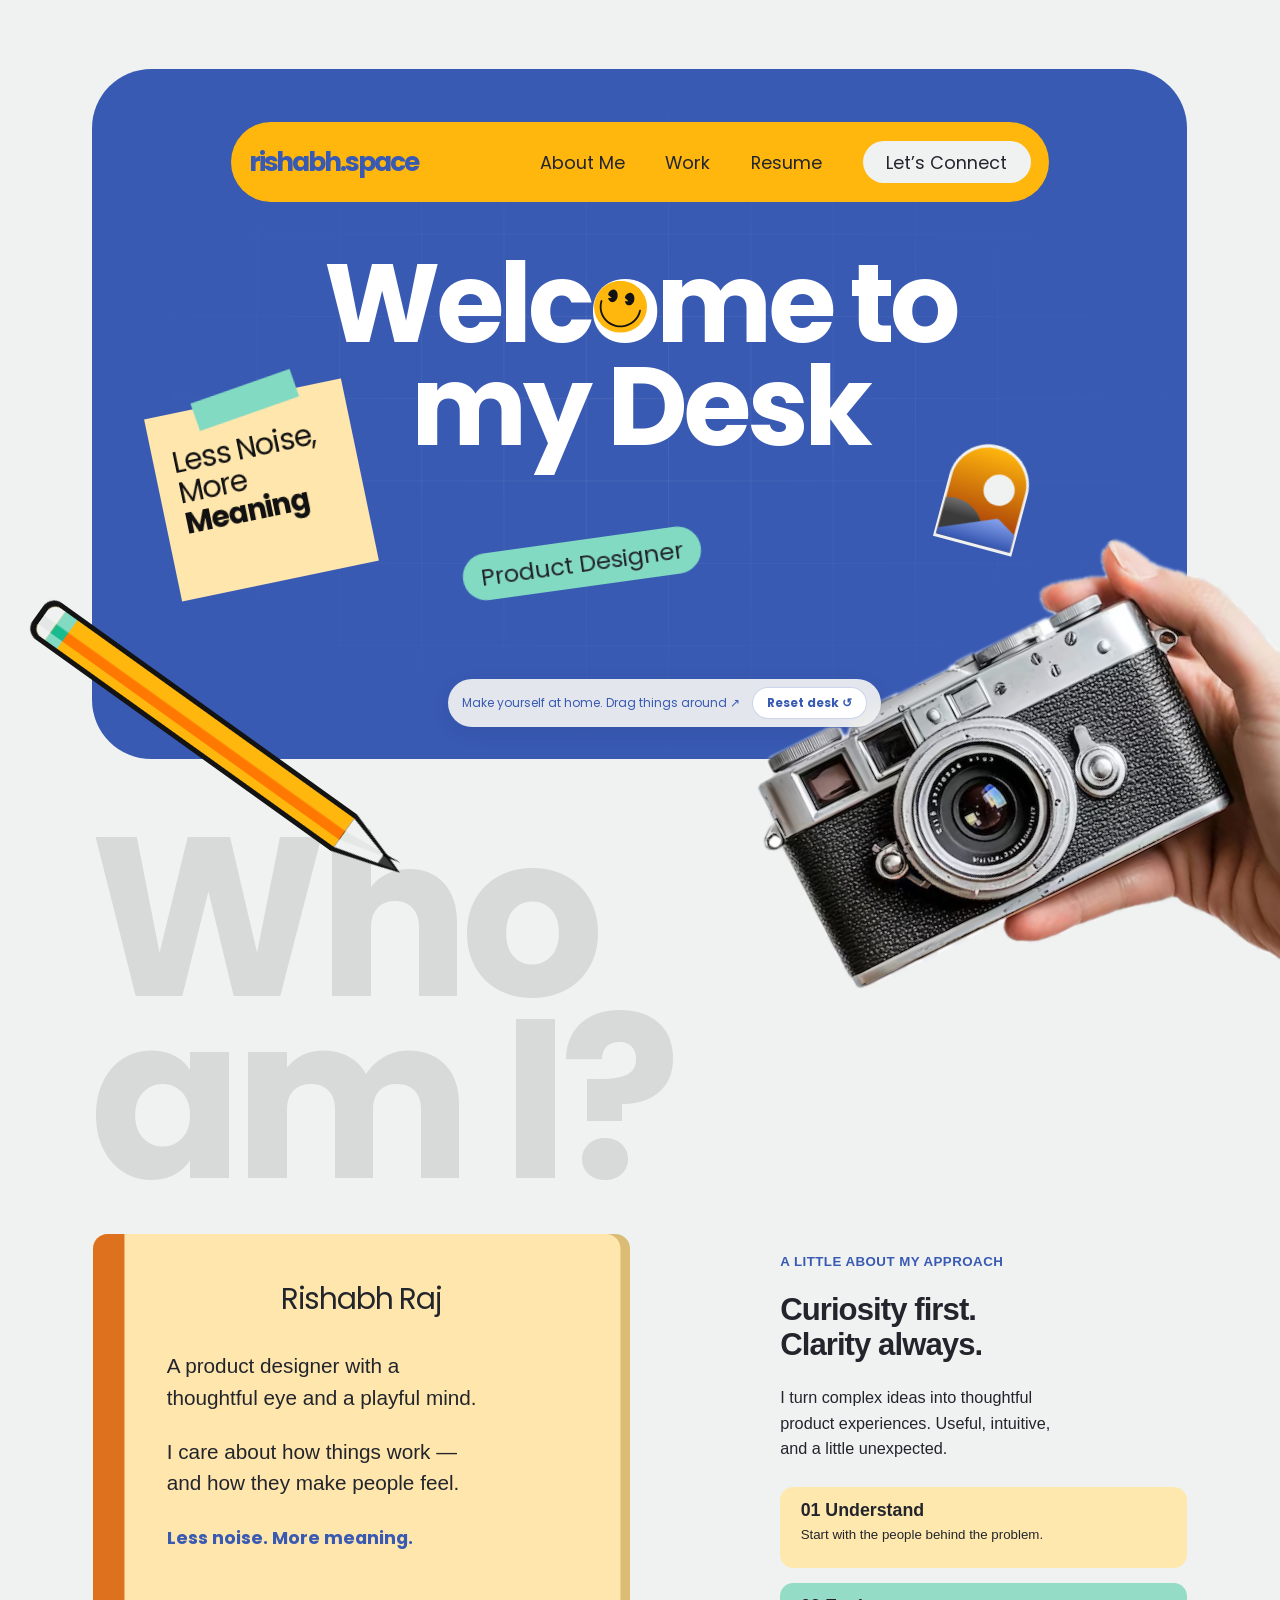
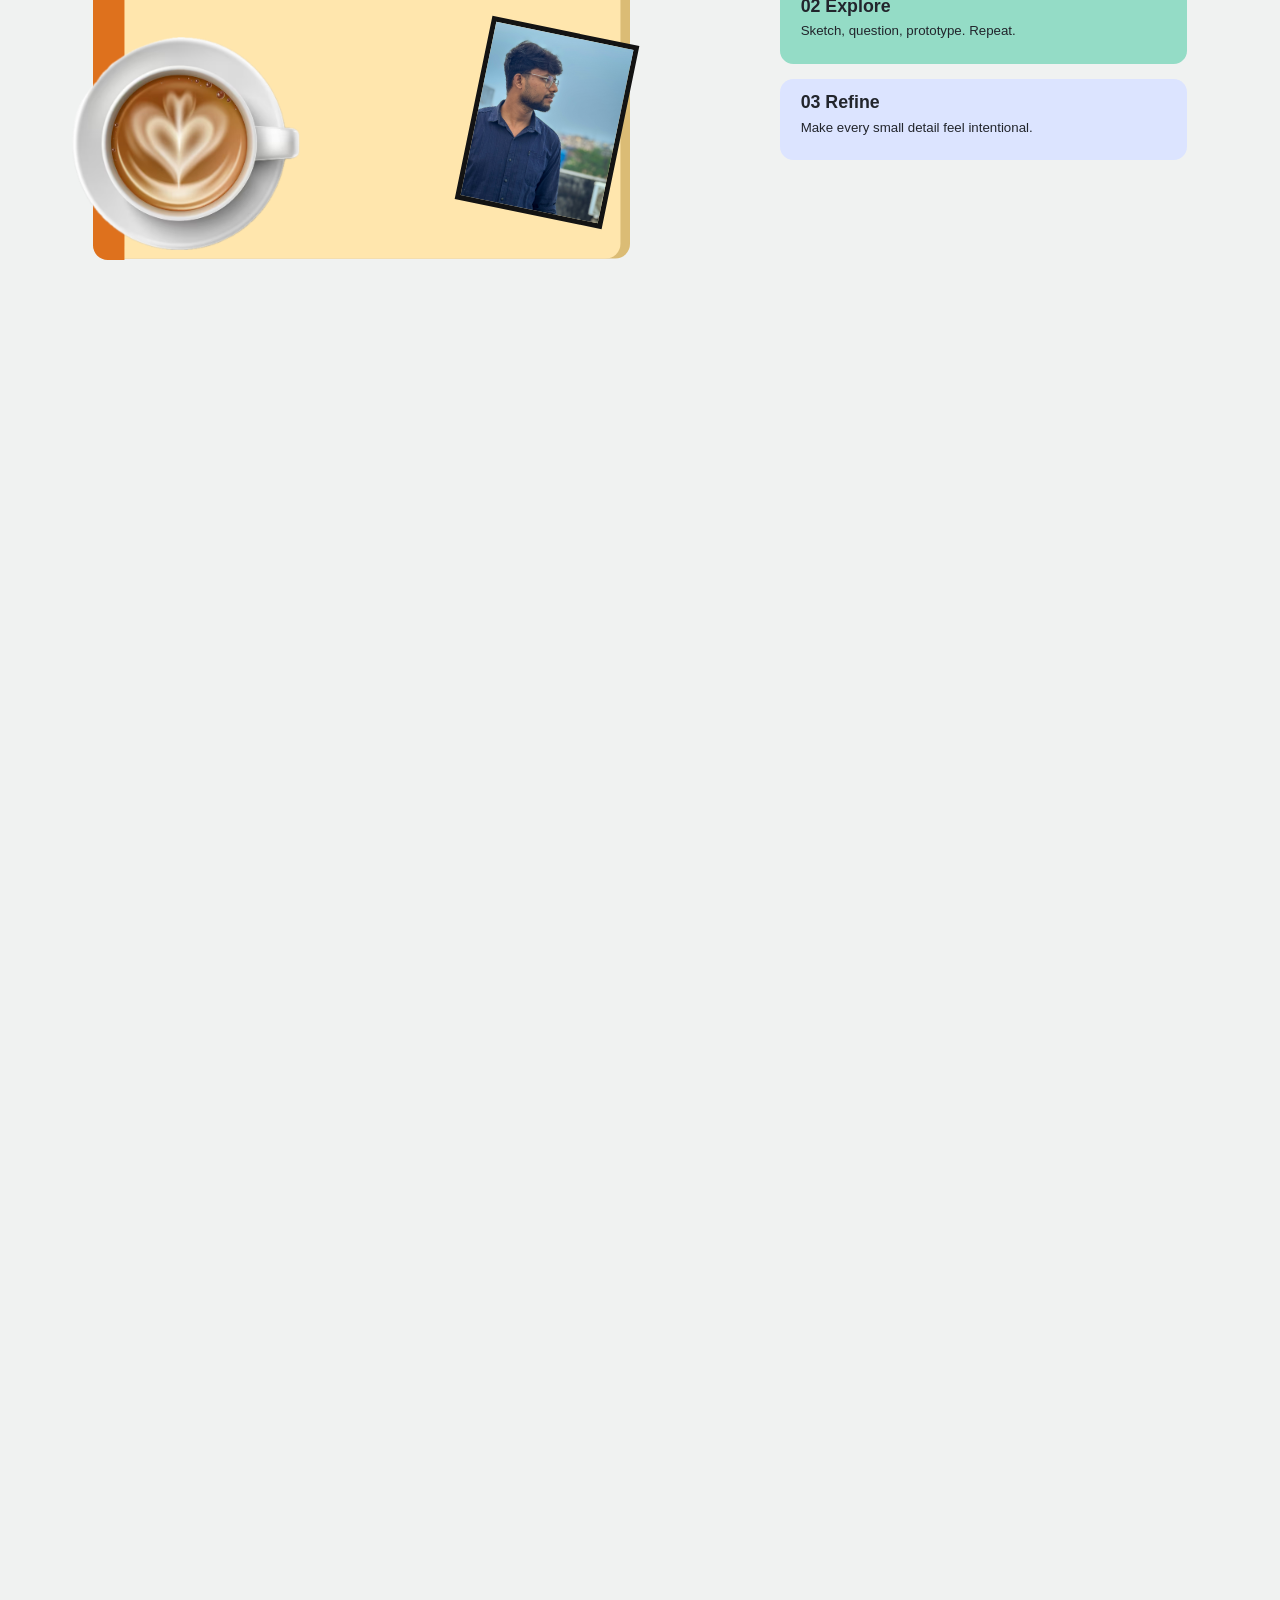
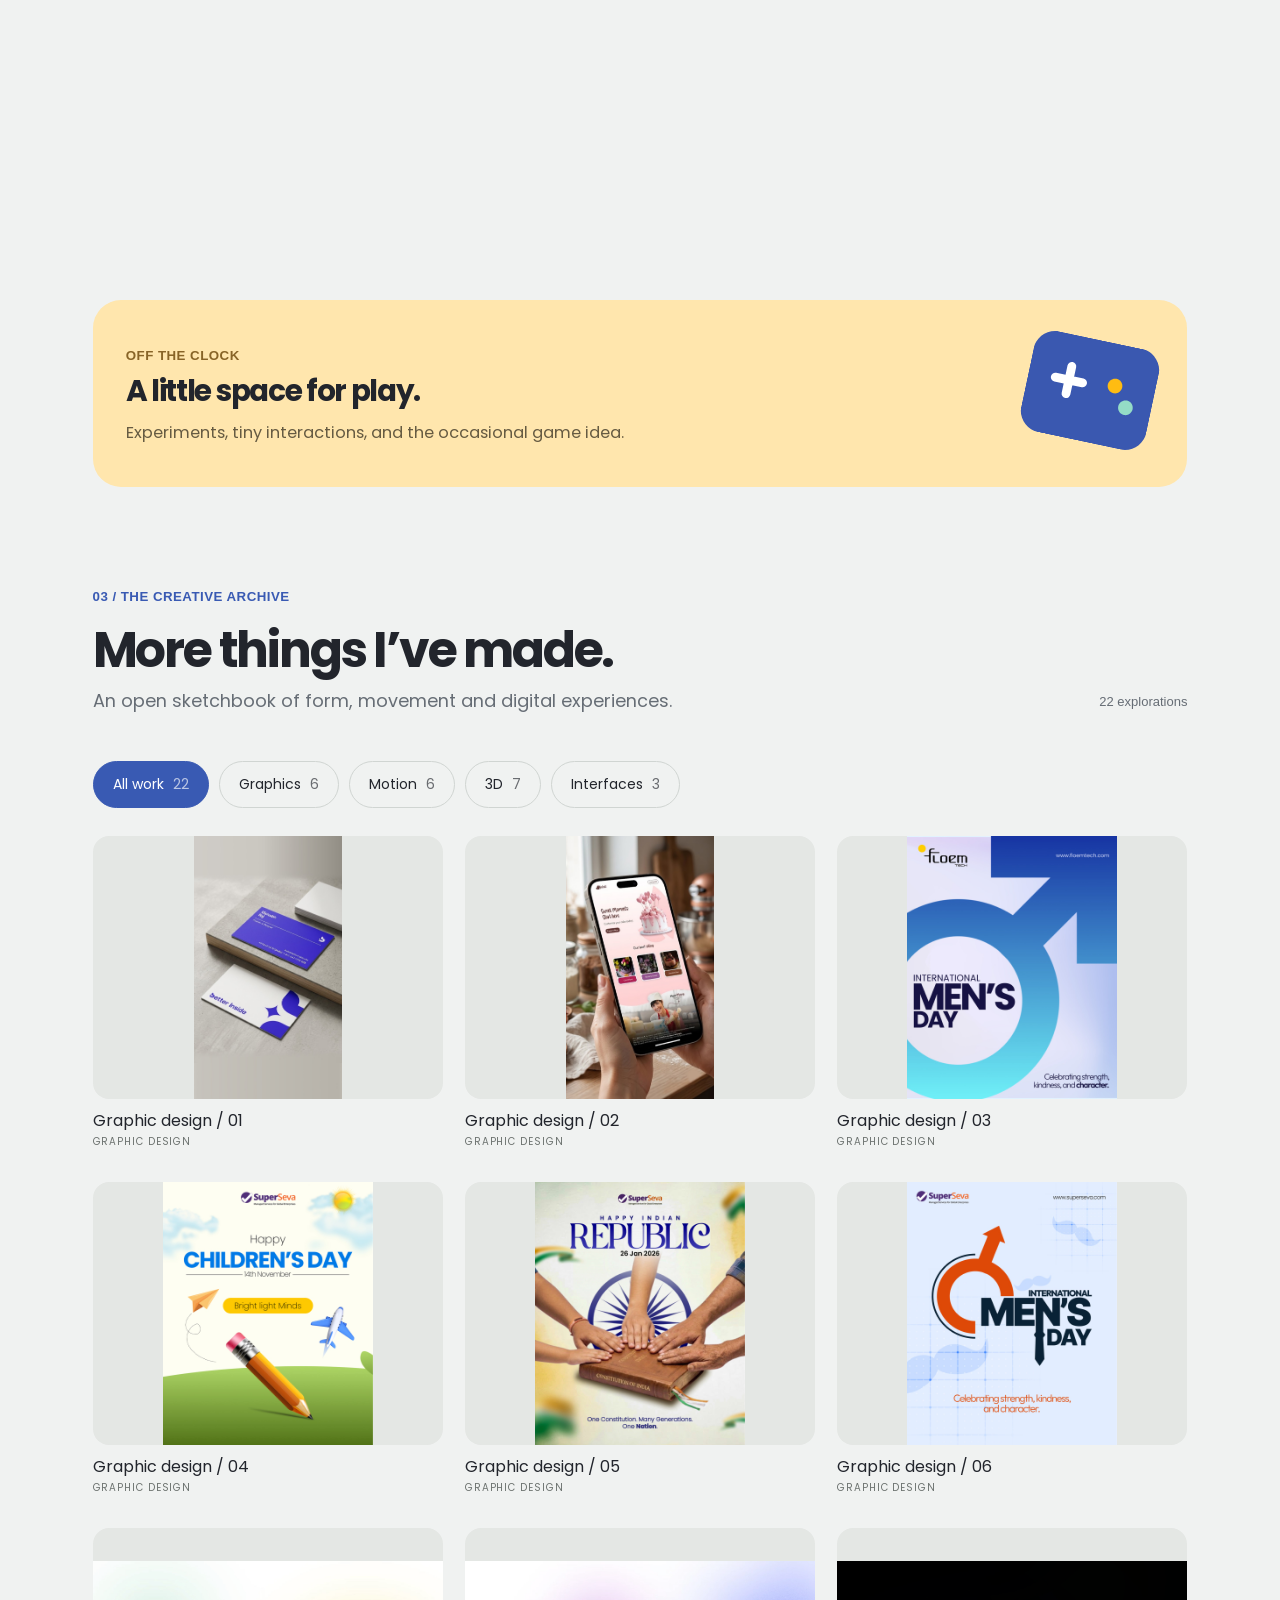
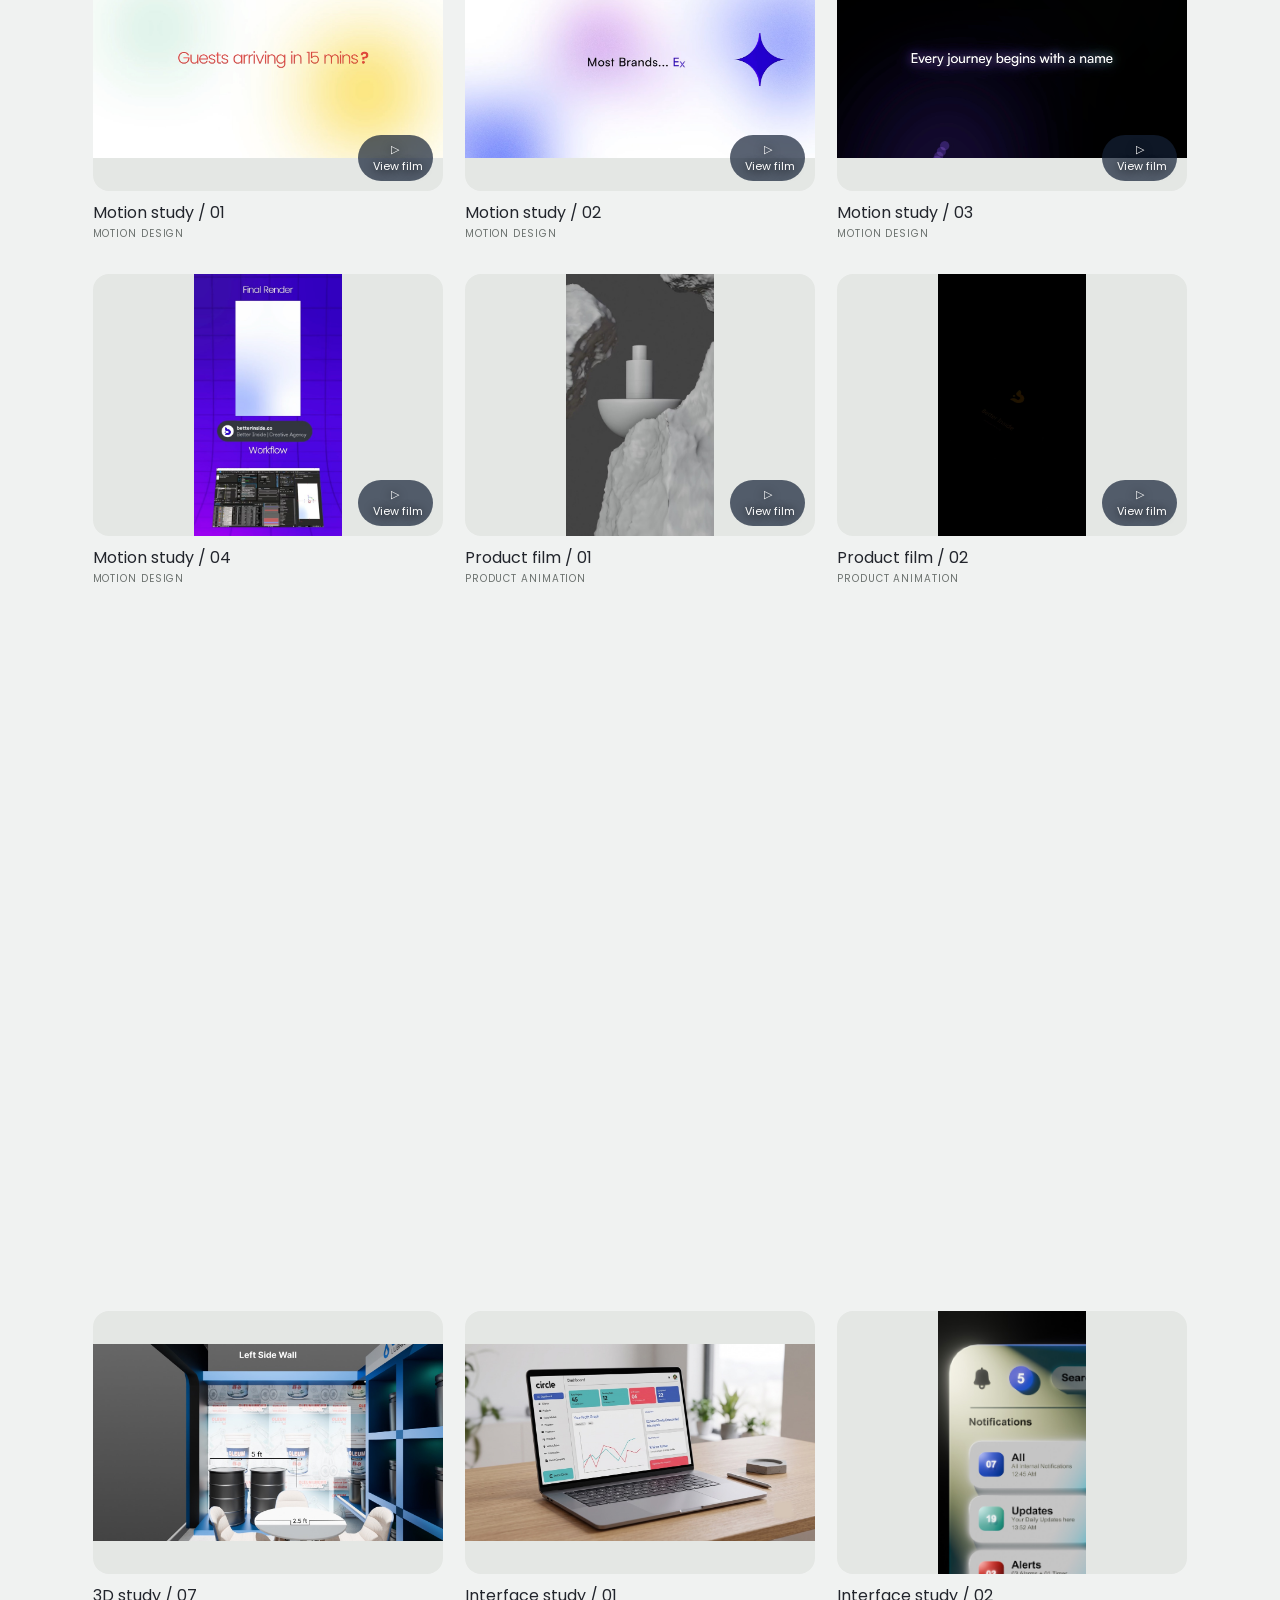
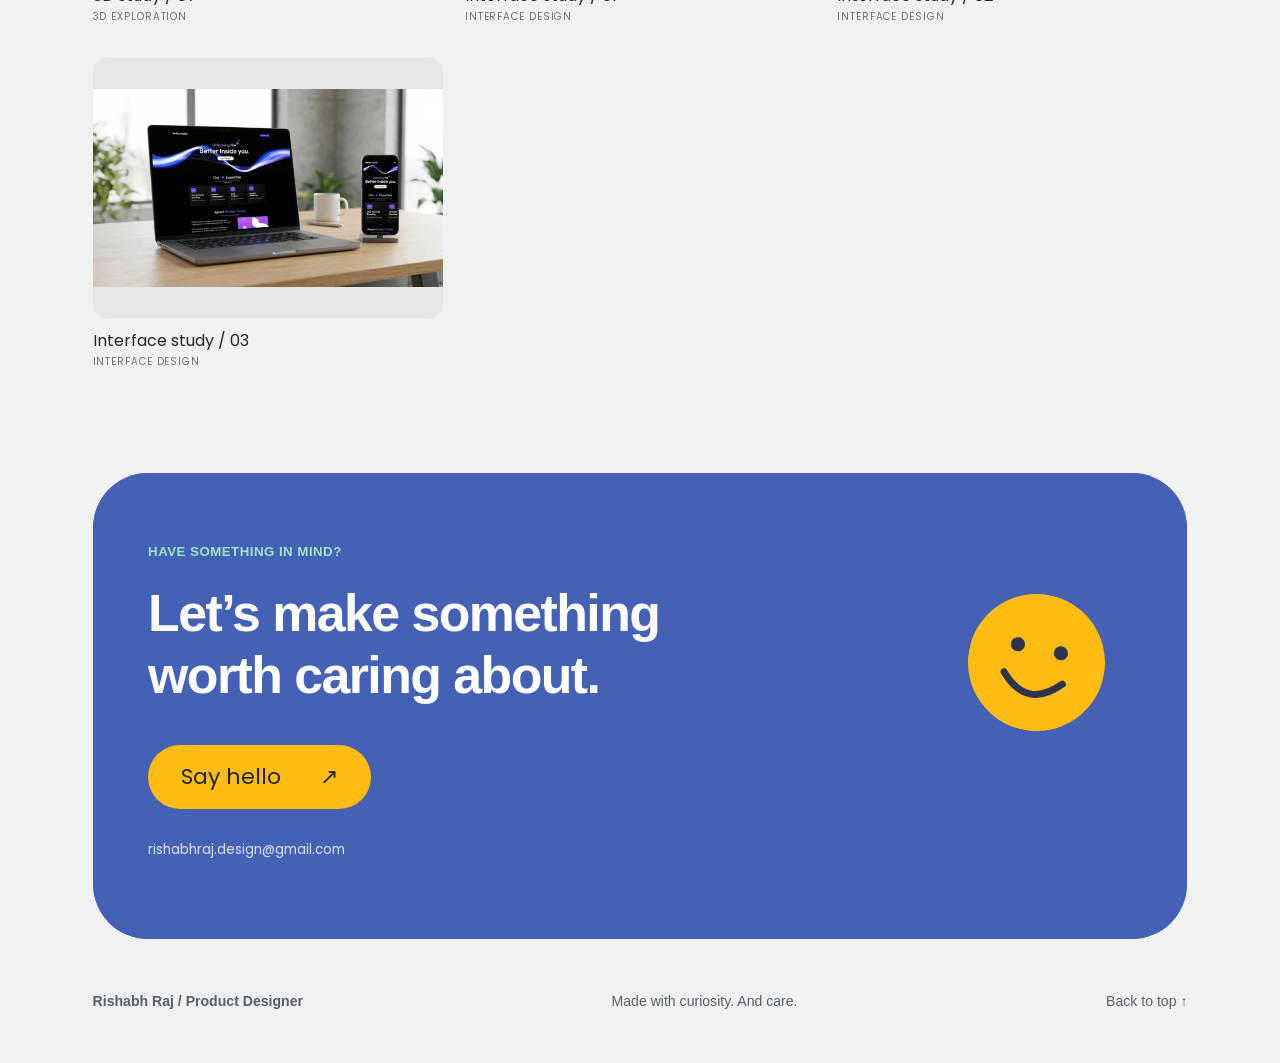
<file: index.html>
<!doctype html>
<html lang="en">

<head>
    <meta charset="utf-8">
    <meta name="viewport" content="width=device-width,initial-scale=1">
    <meta name="theme-color" content="#f0f2f1">
    <title>Rishabh Raj — Welcome to my Desk</title>
    <meta name="description"
        content="Rishabh Raj's creative desk. Product design, interfaces, graphics, motion and 3D explorations.">
    <link rel="stylesheet" href="styles.css?v=8">
    <script src="script.js?v=8" defer></script>
    <link rel="stylesheet" href="motion.css?v=8">
    <script src="motion.js?v=8" defer></script>
</head>

<body>
    <a class="skip" href="#work">Skip to selected work</a>
    <main>
        <section class="intro" id="home" aria-label="Welcome to my desk">
            <div class="hero-blue">
                <div class="hero-grid"></div>
            </div>
            <nav aria-label="Main navigation"><a class="brand" href="#home">rishabh.space</a><button class="menu-toggle"
                    aria-expanded="false" aria-controls="nav-links">Menu ☰</button>
                <div id="nav-links"><a href="#about">About Me</a><a href="#work">Work</a><a class="resume-link"
                        href="Rishabh%20Raj%20Product%20Designer%20Resume.pdf" target="_blank" rel="noopener">Resume</a><a class="pill" href="#contact">Let’s Connect</a></div>
            </nav>
            <h1>Welc<span class="letter-o">o<img src="assets/figma/imgSmiley.svg" alt=""></span>me to<br>my Desk</h1>
            <div class="sticky">Less Noise,<br>More<br><strong>Meaning</strong></div>
            <span class="role">Product Designer</span><img class="pin" src="assets/figma/imgGroup3.svg" alt="">
            <div class="pencil" aria-hidden="true"><img src="assets/figma/imgGroup5.svg" alt=""><img
                    src="assets/figma/imgGroup4.svg" alt=""><img src="assets/figma/imgRectangle103.svg" alt=""></div>
            <img class="camera" src="assets/figma/imgCamera.png" alt="A vintage camera held in a hand">
            <h2 class="who">Who<br>am I?</h2>
        </section>
        <section class="about wrap" id="about" aria-label="About Rishabh">
            <div class="notebook">
                <h2>Rishabh Raj</h2>
                <p>A product designer with a<br>thoughtful eye and a playful mind.</p>
                <p>I care about how things work —<br>and how they make people feel.</p><strong>Less noise. More
                    meaning.</strong><img class="coffee" src="assets/figma/imgImage2.png" alt="A cup of coffee"><img
                    class="portrait" src="assets/figma/imgRectangle109.png" alt="Rishabh Raj">
            </div>
            <div class="approach"><span class="eyebrow">A LITTLE ABOUT MY APPROACH</span>
                <h2>Curiosity first.<br>Clarity always.</h2>
                <p>I turn complex ideas into thoughtful<br class="desktop"> product experiences. Useful, intuitive,<br
                        class="desktop"> and a little unexpected.</p>
                <ol>
                    <li><strong>01 Understand</strong><span>Start with the people behind the problem.</span></li>
                    <li><strong>02 Explore</strong><span>Sketch, question, prototype. Repeat.</span></li>
                    <li><strong>03 Refine</strong><span>Make every small detail feel intentional.</span></li>
                </ol>
            </div>
        </section>
        <section class="tools wrap" id="tools" aria-label="Tools of My Trade">
            <span class="eyebrow">TOOLKIT &amp; CRAFT</span>
            <h2>Tools of My Trade</h2>
            <p class="muted">A collection of tools I use to turn ideas into thoughtful digital experiences.</p>
            <ul class="tools-grid" role="list">
                <li class="tool-item tool-featured" tabindex="0" aria-label="Figma, Primary Product Design Tool">
                    <span class="tool-badge">Primary</span>
                    <div class="tool-icon-wrap">
                        <svg class="tool-svg" viewBox="0 0 38 57" width="28" height="42" fill="none" xmlns="http://www.w3.org/2000/svg" aria-hidden="true">
                            <path d="M19 0H9.5C4.25329 0 0 4.25329 0 9.5C0 14.7467 4.25329 19 9.5 19H19V0Z" fill="#F24E1E"/>
                            <path d="M19 0H28.5C33.7467 0 38 4.25329 38 9.5C38 14.7467 38 19 28.5 19H19V0Z" fill="#FF7262"/>
                            <path d="M0 28.5C0 23.2533 4.25329 19 9.5 19H19V38H9.5C4.25329 38 0 33.7467 0 28.5Z" fill="#A259FF"/>
                            <circle cx="28.5" cy="28.5" r="9.5" fill="#1ABCFE"/>
                            <path d="M0 47.5C0 42.2533 4.25329 38 9.5 38H19V47.5C19 52.7467 14.7467 57 9.5 57C4.25329 57 0 52.7467 0 47.5Z" fill="#0ACF83"/>
                        </svg>
                    </div>
                    <span class="tool-name">Figma</span>
                </li>
                <li class="tool-item" tabindex="0" aria-label="FigJam">
                    <div class="tool-icon-wrap">
                        <svg class="tool-svg" viewBox="0 0 44 44" width="40" height="40" fill="none" xmlns="http://www.w3.org/2000/svg" aria-hidden="true">
                            <rect width="44" height="44" rx="10" fill="#9747FF"/>
                            <g transform="translate(9, 8)">
                                <path d="M17.8 2.2a2.8 2.8 0 0 0-3.9 0L7.6 8.5l4.8 4.8 6.3-6.3a2.8 2.8 0 0 0 0-3.9l-.9-.9z" fill="#FFFFFF"/>
                                <path d="M6.7 9.4L2.2 13.9a1.5 1.5 0 0 0 0 2.1l2.7 2.7a1.5 1.5 0 0 0 2.1 0l4.5-4.5L6.7 9.4z" fill="#FFC700"/>
                                <path d="M1.3 17.5L0 23l5.5-1.3-4.2-4.2z" fill="#FFFFFF"/>
                                <rect x="11.2" y="5.8" width="1.8" height="6.8" rx="0.9" transform="rotate(45 11.2 5.8)" fill="#8033E6"/>
                                <path d="M0 24.5c3.5 0 5-2 8.5-2s5 2 8.5 2" stroke="#FFFFFF" stroke-width="1.8" stroke-linecap="round"/>
                            </g>
                        </svg>
                    </div>
                    <span class="tool-name">FigJam</span>
                </li>
                <li class="tool-item" tabindex="0" aria-label="Adobe Photoshop">
                    <div class="tool-icon-wrap">
                        <svg class="tool-svg" viewBox="0 0 44 44" width="40" height="40" fill="none" xmlns="http://www.w3.org/2000/svg" aria-hidden="true">
                            <rect width="44" height="44" rx="9" fill="#001E36"/>
                            <path d="M12.5 13H19.2C22.6 13 24.8 14.8 24.8 18C24.8 21.2 22.6 23 19.2 23H15.8V31H12.5V13ZM15.8 20.3H18.8C20.6 20.3 21.7 19.4 21.7 18C21.7 16.6 20.6 15.7 18.8 15.7H15.8V20.3Z" fill="#31A8FF"/>
                            <path d="M29.5 20.8C27.6 20.8 26.2 21.7 26.2 23.3C26.2 26.3 31.6 25.5 31.6 28.5C31.6 29.5 30.6 30.1 29.2 30.1C27.4 30.1 26.1 29.2 25.8 27.8H23.1C23.4 30.6 25.9 32.3 29.2 32.3C32.4 32.3 34.6 30.7 34.6 28.3C34.6 25 29.3 25.8 29.3 23.2C29.3 22.4 30.1 21.8 31.2 21.8C32.7 21.8 33.8 22.6 34 23.8H36.7C36.4 21.5 34.3 20.8 29.5 20.8Z" fill="#31A8FF"/>
                        </svg>
                    </div>
                    <span class="tool-name">Adobe Photoshop</span>
                </li>
                <li class="tool-item" tabindex="0" aria-label="Adobe Illustrator">
                    <div class="tool-icon-wrap">
                        <svg class="tool-svg" viewBox="0 0 44 44" width="40" height="40" fill="none" xmlns="http://www.w3.org/2000/svg" aria-hidden="true">
                            <rect width="44" height="44" rx="9" fill="#330000"/>
                            <path d="M19.4 13L13 31H16.2L17.7 26.6H23.5L25 31H28.2L21.8 13H19.4ZM18.6 24L20.6 18L22.6 24H18.6Z" fill="#FF9A00"/>
                            <rect x="29.8" y="13.2" width="3.2" height="3.4" rx="0.5" fill="#FF9A00"/>
                            <rect x="29.8" y="18.6" width="3.2" height="12.4" rx="0.5" fill="#FF9A00"/>
                        </svg>
                    </div>
                    <span class="tool-name">Adobe Illustrator</span>
                </li>
                <li class="tool-item" tabindex="0" aria-label="Adobe After Effects">
                    <div class="tool-icon-wrap">
                        <svg class="tool-svg" viewBox="0 0 44 44" width="40" height="40" fill="none" xmlns="http://www.w3.org/2000/svg" aria-hidden="true">
                            <rect width="44" height="44" rx="9" fill="#1F0036"/>
                            <path d="M18.8 13L12.5 31H15.7L17.2 26.6H23L24.5 31H27.7L21.4 13H18.8ZM18.1 24L20.1 18L22.1 24H18.1Z" fill="#9999FF"/>
                            <path d="M30.6 20.6C27.5 20.6 25.5 22.7 25.5 26.1C25.5 29.5 27.6 31.6 30.9 31.6C33.6 31.6 35.3 30.2 35.8 28.3H32.8C32.5 29 31.8 29.4 30.8 29.4C29.4 29.4 28.4 28.4 28.3 27H36C36.1 26.7 36.1 26.3 36.1 25.9C36.1 22.7 34 20.6 30.6 20.6ZM28.4 25.1C28.6 23.8 29.4 22.8 30.7 22.8C32 22.8 32.9 23.8 33 25.1H28.4Z" fill="#9999FF"/>
                        </svg>
                    </div>
                    <span class="tool-name">Adobe After Effects</span>
                </li>
                <li class="tool-item" tabindex="0" aria-label="Blender">
                    <div class="tool-icon-wrap">
                        <svg class="tool-svg" viewBox="0 0 44 44" width="40" height="40" fill="none" xmlns="http://www.w3.org/2000/svg" aria-hidden="true">
                            <g transform="translate(2, 2) scale(1.6667)">
                                <path fill="#225B99" d="M12.51 13.214c.046-.8.438-1.506 1.03-2.006a3.42 3.42 0 0 1 2.212-.79c.85 0 1.631.3 2.211.79c.592.5.983 1.206 1.028 2.005c.045.823-.285 1.586-.865 2.153a3.4 3.4 0 0 1-2.374.938a3.4 3.4 0 0 1-2.376-.938c-.58-.567-.91-1.33-.865-2.152"/>
                                <path fill="#E87D0D" d="M7.35 14.831c.006.314.106.922.256 1.398a7.4 7.4 0 0 0 1.593 2.757a8.2 8.2 0 0 0 2.787 2.001a8.95 8.95 0 0 0 3.66.76a9 9 0 0 0 3.657-.772a8.3 8.3 0 0 0 2.785-2.01a7.4 7.4 0 0 0 1.592-2.762a7 7 0 0 0 .25-3.074a7.1 7.1 0 0 0-1.016-2.779a7.8 7.8 0 0 0-1.852-2.043h.002L13.566 2.55l-.02-.015c-.492-.378-1.319-.376-1.86.002c-.547.382-.609 1.015-.123 1.415l-.001.001l3.126 2.543l-9.53.01h-.013c-.788.001-1.545.518-1.695 1.172c-.154.665.38 1.217 1.2 1.22V8.9l4.83-.01l-8.62 6.617l-.034.025c-.813.622-1.075 1.658-.563 2.313c.52.667 1.625.668 2.447.004L7.414 14s-.069.52-.063.831zm12.09 1.741c-.97.988-2.326 1.548-3.795 1.55c-1.47.004-2.827-.552-3.797-1.538a4.5 4.5 0 0 1-1.036-1.622a4.28 4.28 0 0 1 .282-3.519a4.7 4.7 0 0 1 1.153-1.371c.942-.768 2.141-1.183 3.396-1.185c1.256-.002 2.455.41 3.398 1.175c.48.391.87.854 1.152 1.367a4.3 4.3 0 0 1 .522 1.706a4.2 4.2 0 0 1-.239 1.811a4.5 4.5 0 0 1-1.035 1.626"/>
                            </g>
                        </svg>
                    </div>
                    <span class="tool-name">Blender</span>
                </li>
                <li class="tool-item" tabindex="0" aria-label="Unity">
                    <div class="tool-icon-wrap">
                        <svg class="tool-svg" viewBox="0 0 24 24" width="38" height="38" fill="none" xmlns="http://www.w3.org/2000/svg" aria-hidden="true">
                            <path fill="#22252c" d="m12.929 4.294l3.8 2.193c.136.077.141.29 0 .367l-4.515 2.608a.42.42 0 0 1-.425 0L7.274 6.854c-.139-.074-.141-.293 0-.367l3.797-2.193V0L1.376 5.598v11.195l3.718-2.146v-4.385c-.003-.157.18-.269.317-.184l4.515 2.607a.43.43 0 0 1 .214.368v5.213c.002.156-.181.268-.318.184l-3.8-2.193l-3.717 2.145L12 24l9.695-5.598l-3.717-2.145l-3.8 2.192c-.134.082-.323-.024-.318-.183v-5.213c0-.156.087-.296.214-.368l4.515-2.607c.134-.082.322.022.318.184v4.385l3.717 2.146V5.598L12.93 0Z"/>
                        </svg>
                    </div>
                    <span class="tool-name">Unity</span>
                </li>
                <li class="tool-item" tabindex="0" aria-label="Visual Studio Code">
                    <div class="tool-icon-wrap">
                        <svg class="tool-svg" viewBox="0 0 24 24" width="38" height="38" fill="none" xmlns="http://www.w3.org/2000/svg" aria-hidden="true">
                            <path fill="#007ACC" d="M17.583 0.063c-.347-.07-.714.07-.932.35l-8.123 8.816L3.875 5.5l-.407-.35a1 1 0 0 0-1.024-.154l-.012.005L.615 5.741l-.077.036-.047.028-.038.022-.048.034-.03.024-.044.036-.036.033-.032.035-.033.038-.035.044-.024.034-.032.05-.02.035-.024.05-.02.045-.016.044-.016.047-.015.055-.01.04-.008.054-.006.05L0 6.668v10.666a1 1 0 0 0 .615.917l1.817.764a1 1 0 0 0 1.035-.164l.408-.35l4.653-3.815 7.973 8.815.072.065.057.05.058.042.063.044.065.038.065.036.068.031.07.03.073.025.066.02.08.02.068.014.075.01.075.008.073.003h.077l.078-.005.067-.007.087-.015.06-.012.08-.022.068-.02.07-.028.09-.037 4.944-2.377a1.5 1.5 0 0 0 .966-1.39V3.907a1.5 1.5 0 0 0-.84-1.17L18.206.21a1.5 1.5 0 0 0-.623-.146zM18 6.92v10.163l-6.198-5.08zM3 8.574l3.099 3.427L3 15.427z"/>
                        </svg>
                    </div>
                    <span class="tool-name">Visual Studio Code</span>
                </li>
                <li class="tool-item" tabindex="0" aria-label="ChatGPT">
                    <div class="tool-icon-wrap">
                        <svg class="tool-svg" viewBox="0 0 24 24" width="38" height="38" fill="none" xmlns="http://www.w3.org/2000/svg" aria-hidden="true">
                            <path fill="#10A37F" d="M22.2819 9.8211a5.9847 5.9847 0 0 0-.5157-4.9108 6.0462 6.0462 0 0 0-6.5098-2.9A6.0651 6.0651 0 0 0 4.9807 4.1818a5.9847 5.9847 0 0 0-3.9977 2.9 6.0462 6.0462 0 0 0 .7427 7.0966 5.98 5.98 0 0 0 .511 4.9107 6.051 6.051 0 0 0 6.5146 2.9001A5.9847 5.9847 0 0 0 13.2599 24a6.0557 6.0557 0 0 0 5.7718-4.2058 5.9894 5.9894 0 0 0 3.9977-2.9001 6.0557 6.0557 0 0 0-.7475-7.0729zm-9.022 12.6081a4.4755 4.4755 0 0 1-2.8764-1.0408l.1419-.0804 4.7783-2.7582a.7948.7948 0 0 0 .3927-.6813v-6.7369l2.02 1.1686a.071.071 0 0 1 .038.052v5.5826a4.504 4.504 0 0 1-4.4945 4.4944zm-9.6607-4.1254a4.4708 4.4708 0 0 1-.5346-3.0137l.142.0852 4.783 2.7582a.7712.7712 0 0 0 .7806 0l5.8428-3.3685v2.3324a.0804.0804 0 0 1-.0332.0615L9.74 19.9502a4.4992 4.4992 0 0 1-6.1408-1.6464zM2.3408 7.8956a4.485 4.485 0 0 1 2.3655-1.9728V11.6a.7664.7664 0 0 0 .3879.6765l5.8144 3.3543-2.0201 1.1685a.0757.0757 0 0 1-.071 0l-4.8303-2.7865A4.504 4.504 0 0 1 2.3408 7.872zm16.5963 3.8558L13.1038 8.364 15.1192 7.2a.0757.0757 0 0 1 .071 0l4.8303 2.7913a4.4944 4.4944 0 0 1-.6765 8.1042v-5.6772a.79.79 0 0 0-.407-.667zm2.0107-3.0231l-.142-.0852-4.7735-2.7818a.7759.7759 0 0 0-.7854 0L9.409 9.2297V6.8974a.0662.0662 0 0 1 .0284-.0615l4.8303-2.7866a4.4992 4.4992 0 0 1 6.6802 4.66zM8.3065 12.863l-2.02-1.1638a.0804.0804 0 0 1-.038-.0567V6.0742a4.4992 4.4992 0 0 1 7.3757-3.4537l-.142.0805L8.704 5.459a.7948.7948 0 0 0-.3927.6813zm1.0976-2.3654l2.602-1.4998 2.6069 1.4998v2.9994l-2.5974 1.4997-2.6067-1.4997Z"/>
                        </svg>
                    </div>
                    <span class="tool-name">ChatGPT</span>
                </li>
                <li class="tool-item" tabindex="0" aria-label="Microsoft Office">
                    <div class="tool-icon-wrap">
                        <svg class="tool-svg" viewBox="0 0 192 192" width="38" height="38" fill="none" xmlns="http://www.w3.org/2000/svg" aria-hidden="true">
                            <path fill="#F86829" d="M102.379 22.587c6.613 1.89 11.179 7.95 11.188 14.851v10.84L74.248 62.541a10.69 10.69 0 0 0-6.996 10.03v36.288a10.675 10.675 0 0 1-5.51 9.371l-12.188 6.606c-5.22 2.841-11.569-.963-11.554-6.924v-55.15a14.935 14.935 0 0 1 7.508-12.968l45-25.763A15.58 15.58 0 0 1 98.16 22a15.011 15.011 0 0 1 4.218.586Z"/>
                            <path fill="#D83B01" d="M102.379 22.587c6.616 1.888 11.18 7.946 11.188 14.85v117.269c.019 6.82-4.485 12.82-11.022 14.682l41.667-11.908c6.382-1.846 10.779-7.704 10.788-14.369V48.86c.003-6.683-4.415-12.556-10.819-14.384l-41.802-11.889Z"/>
                            <path fill="#B72703" d="M113.567 137.581H67.084c-7.964.086-10.752 10.647-3.875 14.68l27.688 15.757A15.08 15.08 0 0 0 98.381 170a14.534 14.534 0 0 0 4.168-.612c6.535-1.863 11.037-7.862 11.018-14.68v-17.127Z"/>
                        </svg>
                    </div>
                    <span class="tool-name">Microsoft Office</span>
                </li>
            </ul>
        </section>
        <section class="work wrap" id="work"><span class="eyebrow">02 / SELECTED WORK</span>
            <h2>A few things from my desk.</h2>
            <p class="muted">Thoughtful experiences, from the first question to the final detail.</p>
            <div class="projects">
                <article><a class="project-preview sage" href="case-study-john-dayon.html"><span class="eyebrow">01 /
                            CREATOR EXPERIENCE</span>
                        <h3>A clearer route<br>to the work.</h3><video poster="assets/john-dayon-poster.jpg"
                            src="assets/john-dayon.mp4#t=1" autoplay muted playsinline loop preload="metadata"
                            aria-label="John Dayon project preview"></video><span class="project-open">Explore project
                            ↗</span>
                    </a>
                    <h3><a href="case-study-john-dayon.html">John Dayon <span>↗</span></a></h3>
                    <p>Product design / UX / Prototyping</p>
                </article>
                <article><a class="project-preview lilac" href="case-study-veraine.html"><span class="eyebrow">02 /
                            COMMERCE EXPERIENCE</span>
                        <h3>Discovery with<br>a little character.</h3><video poster="assets/veraine-poster.jpg"
                            src="assets/veraine.mp4#t=1" autoplay muted playsinline loop preload="metadata"
                            aria-label="VÉRAINE project preview"></video><span class="project-open">Explore project
                            ↗</span>
                    </a>
                    <h3><a href="case-study-veraine.html">VÉRAINE <span>↗</span></a></h3>
                    <p>Interaction / Interface systems / Commerce</p>
                </article>
            </div>
            <p class="project-note">Concept case studies · Explore the problem, approach and intended outcome.</p>
        </section>
        <section class="play wrap">
            <div><span class="eyebrow">OFF THE CLOCK</span>
                <h2>A little space for play.</h2>
                <p>Experiments, tiny interactions, and the occasional game idea.</p>
            </div><a href="#archive" aria-label="Explore my creative archive"><img src="assets/figma/imgGroup.svg"
                    alt="Game controller"></a>
        </section>
        <section class="archive wrap" id="archive"><span class="eyebrow">03 / THE CREATIVE ARCHIVE</span>
            <div class="archive-heading">
                <div>
                    <h2>More things I’ve made.</h2>
                    <p class="muted">An open sketchbook of form, movement and digital experiences.</p>
                </div><span id="work-count" aria-live="polite">22 explorations</span>
            </div>
            <div class="filters" aria-label="Filter portfolio work"><button class="active" data-filter="all"
                    aria-pressed="true">All work <span>22</span></button><button data-filter="graphic"
                    aria-pressed="false">Graphics <span>6</span></button><button data-filter="motion"
                    aria-pressed="false">Motion <span>6</span></button><button data-filter="3d" aria-pressed="false">3D
                    <span>7</span></button><button data-filter="ui" aria-pressed="false">Interfaces
                    <span>3</span></button></div>
            <div class="gallery" id="gallery"></div><noscript>
                <p>Enable JavaScript to filter the archive, or <a href="https://beyondrishabh.online/#archive">browse
                        all work on my current portfolio</a>.</p>
            </noscript>
        </section>
        <section class="contact wrap" id="contact">
            <div class="contact-grid"></div>
            <div class="contact-copy"><span class="eyebrow">HAVE SOMETHING IN MIND?</span>
                <h2>Let’s make something<br>worth caring about.</h2><a class="hello"
                    href="mailto:rishabhraj.design@gmail.com">Say hello <span>↗</span></a>
                <p><a href="mailto:rishabhraj.design@gmail.com">rishabhraj.design@gmail.com</a></p>
            </div><img class="contact-smile" src="assets/figma/imgGroup1.svg" alt="A friendly smile">
        </section>
    </main>
    <footer class="wrap"><strong>Rishabh Raj / Product Designer</strong><span>Made with curiosity. And care.</span><a
            href="#home">Back to top ↑</a></footer>
    <dialog id="viewer"><button class="close-dialog" aria-label="Close preview">Close ×</button>
        <div id="viewer-content"></div>
        <p id="viewer-caption"></p>
    </dialog>
    <dialog id="info-dialog"><button class="close-dialog" aria-label="Close dialog">Close ×</button>
        <h2 id="info-title"></h2>
        <p id="info-copy"></p><a class="pill" href="https://beyondrishabh.online" target="_blank" rel="noopener">Visit
            current portfolio ↗</a>
    </dialog>
</body>

</html>
</file>
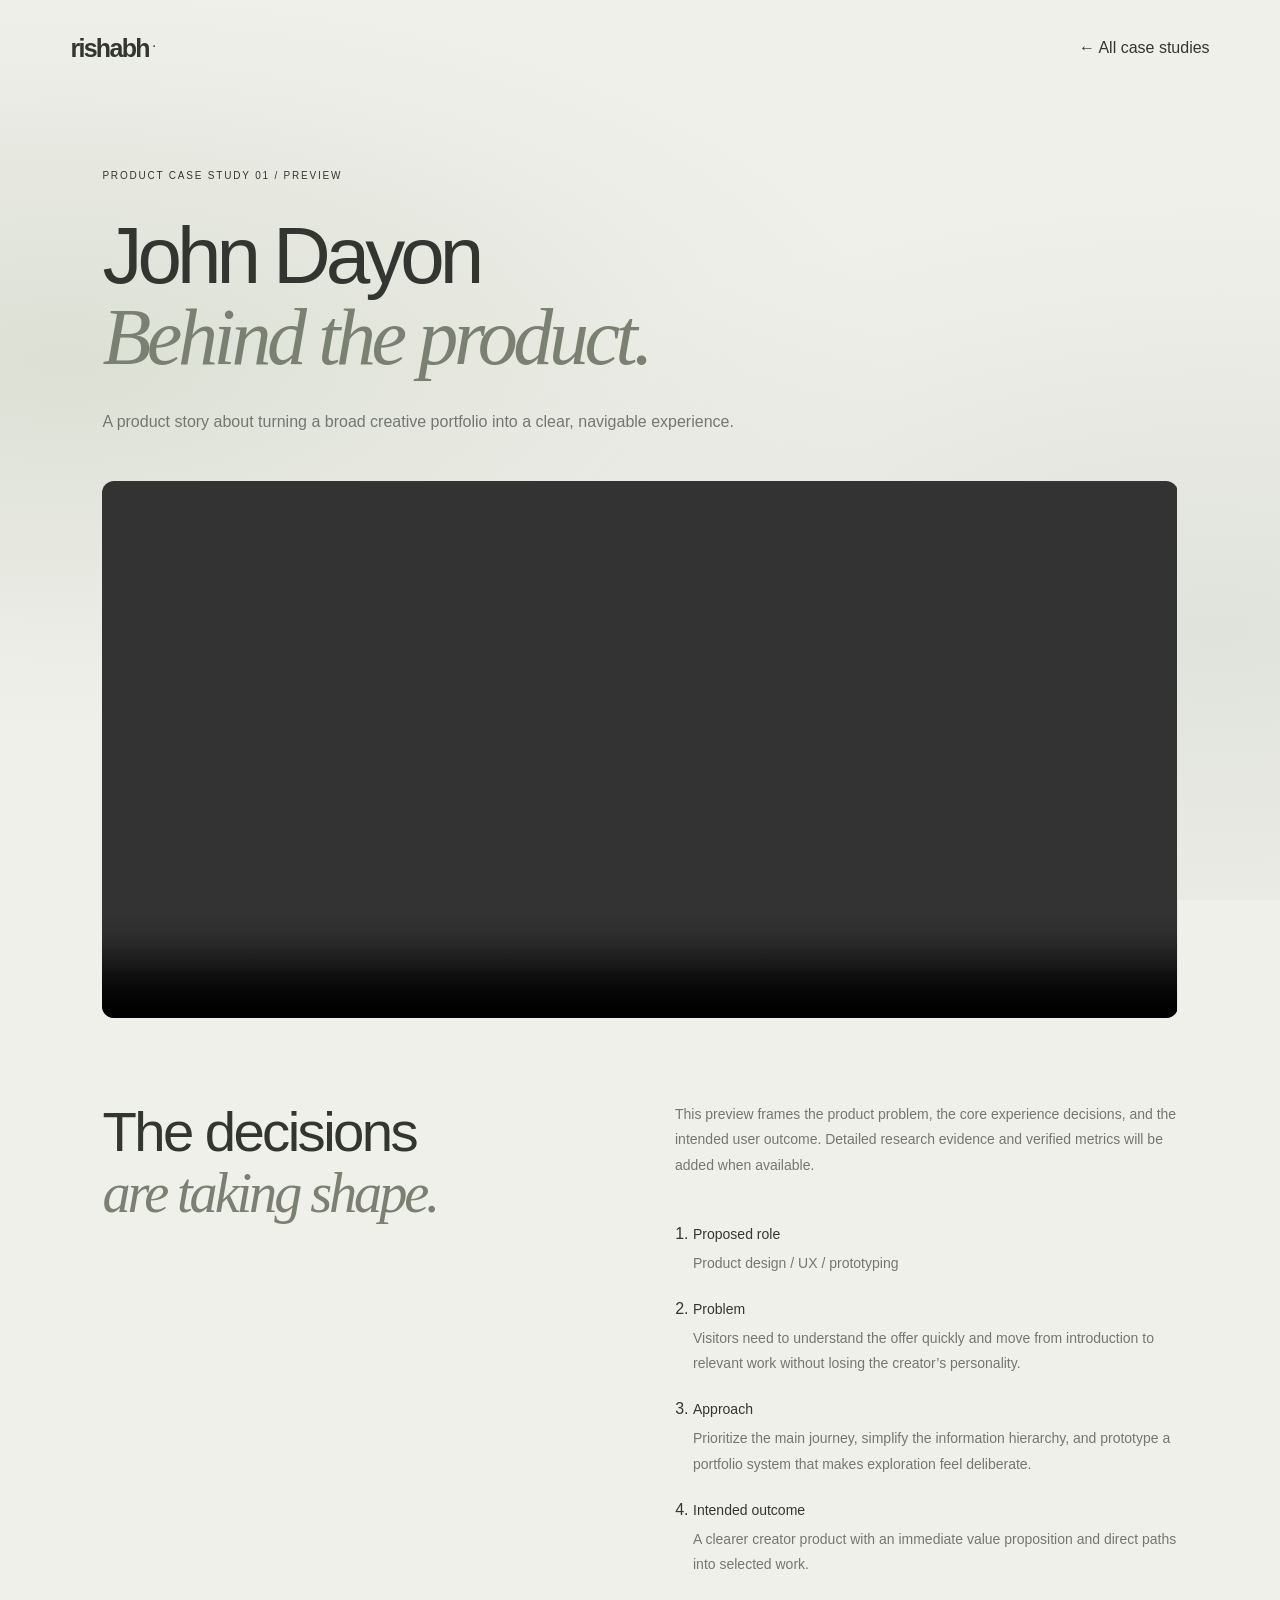
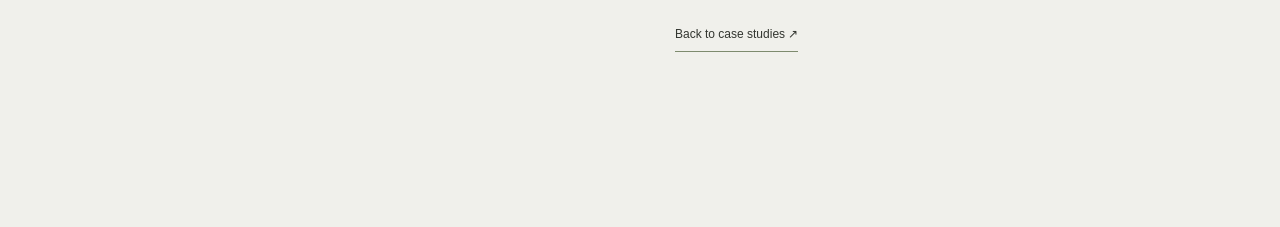
<file: case-study-john-dayon.html>
<!doctype html><html lang="en"><head><meta charset="utf-8"><meta name="viewport" content="width=device-width,initial-scale=1"><meta name="theme-color" content="#f3f2ee"><meta name="description" content="John Dayon product design case study preview by Rishabh Raj."><title>John Dayon — Product design case study | Rishabh Raj</title><link rel="icon" href="assets/figma/imgSmiley.svg"><link rel="stylesheet" href="detail.css?v=7"><link rel="stylesheet" href="motion.css?v=7"><script src="motion.js?v=7" defer></script></head><body><header><a class="logo" href="index.html">rishabh<span>.</span></a><a href="index.html#work">← All case studies</a></header><main class="detail section"><span class="eyebrow">PRODUCT CASE STUDY 01 / PREVIEW</span><h1>John Dayon<br><em>Behind the product.</em></h1><p class="detail-lead">A product story about turning a broad creative portfolio into a clear, navigable experience.</p><video autoplay controls muted playsinline loop preload="metadata" src="assets/john-dayon.mp4" aria-label="John Dayon product experience preview"></video><div class="detail-grid"><h2>The decisions<br><em>are taking shape.</em></h2><div><p>This preview frames the product problem, the core experience decisions, and the intended user outcome. Detailed research evidence and verified metrics will be added when available.</p><ol><li><b>Proposed role</b><p>Product design / UX / prototyping</p></li><li><b>Problem</b><p>Visitors need to understand the offer quickly and move from introduction to relevant work without losing the creator’s personality.</p></li><li><b>Approach</b><p>Prioritize the main journey, simplify the information hierarchy, and prototype a portfolio system that makes exploration feel deliberate.</p></li><li><b>Intended outcome</b><p>A clearer creator product with an immediate value proposition and direct paths into selected work.</p></li></ol><a class="text-link" href="index.html#work">Back to case studies ↗</a></div></div></main></body></html>
</file>
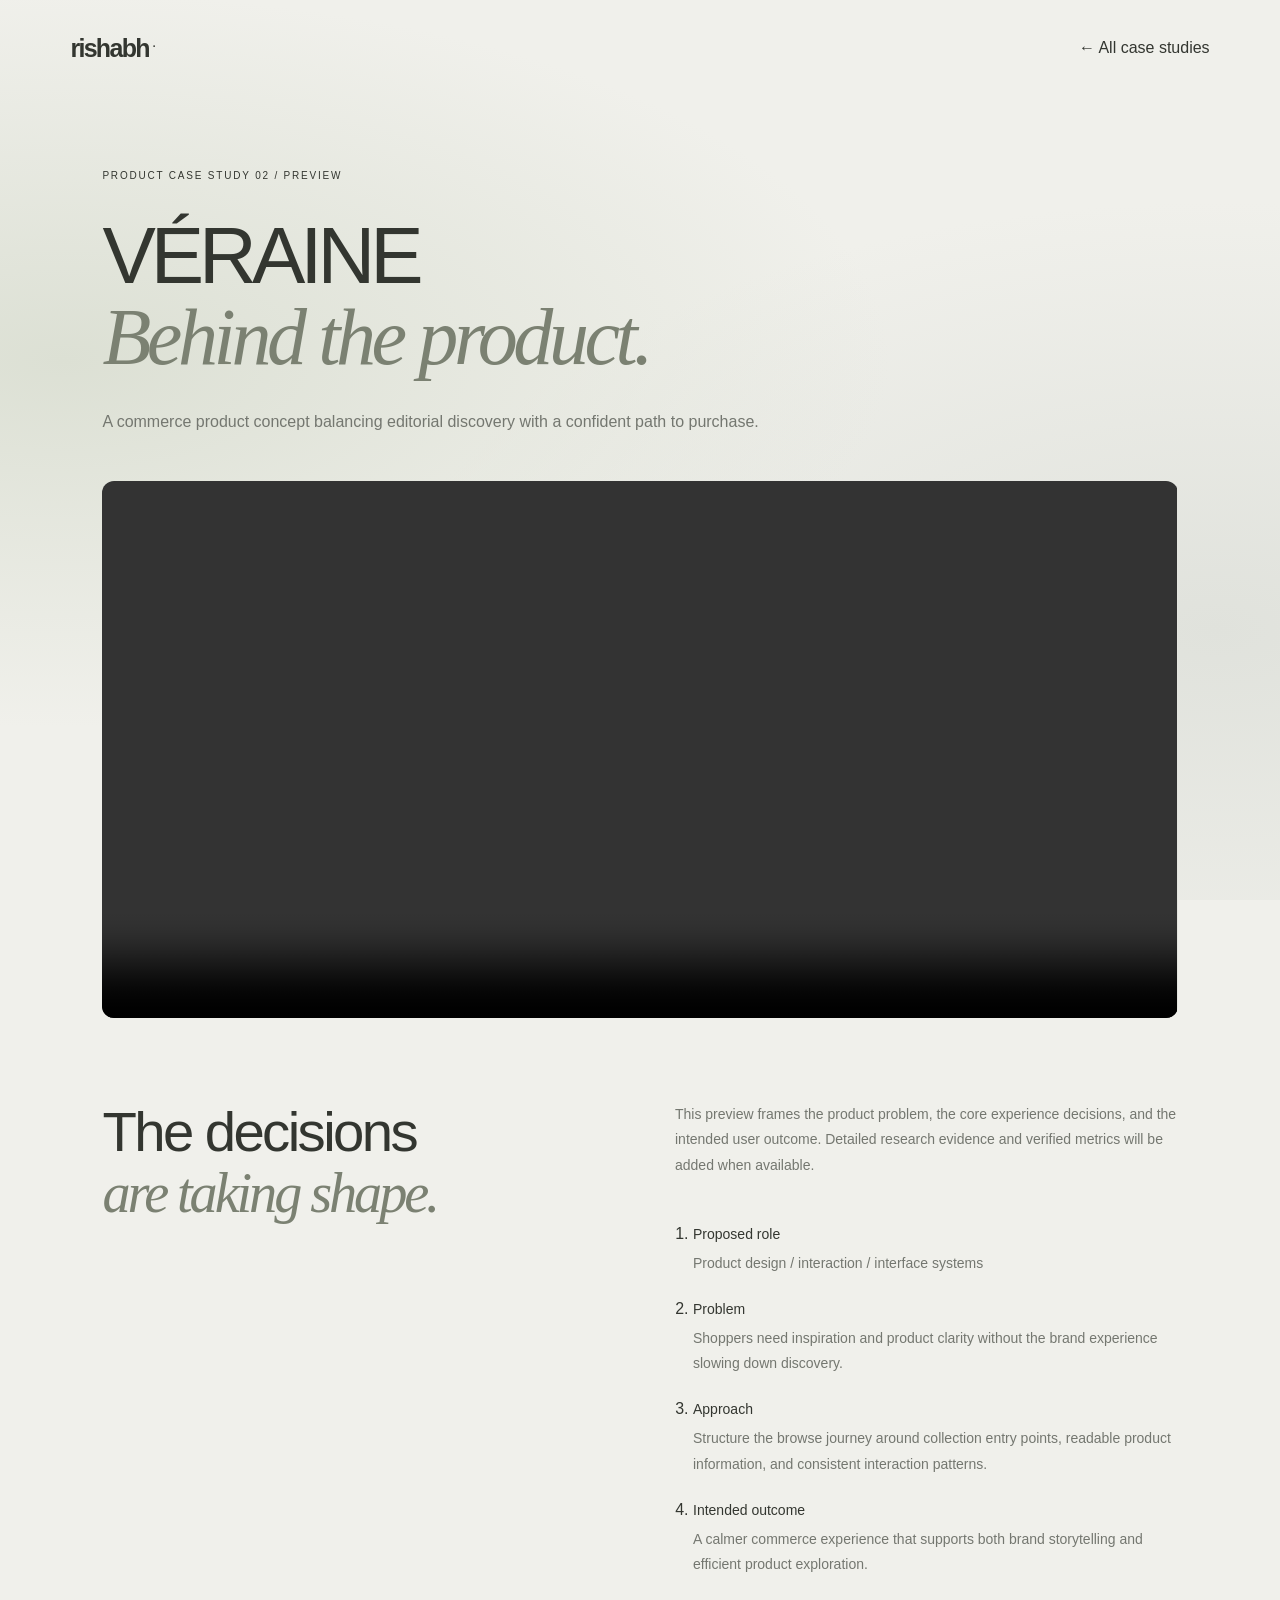
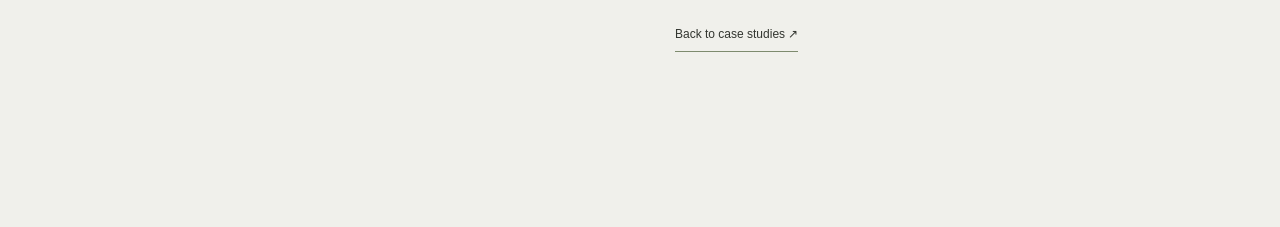
<file: case-study-veraine.html>
<!doctype html><html lang="en"><head><meta charset="utf-8"><meta name="viewport" content="width=device-width,initial-scale=1"><meta name="theme-color" content="#f3f2ee"><meta name="description" content="VÉRAINE commerce product design case study preview by Rishabh Raj."><title>VÉRAINE — Product design case study | Rishabh Raj</title><link rel="icon" href="assets/figma/imgSmiley.svg"><link rel="stylesheet" href="detail.css?v=7"><link rel="stylesheet" href="motion.css?v=7"><script src="motion.js?v=7" defer></script></head><body><header><a class="logo" href="index.html">rishabh<span>.</span></a><a href="index.html#work">← All case studies</a></header><main class="detail section"><span class="eyebrow">PRODUCT CASE STUDY 02 / PREVIEW</span><h1>VÉRAINE<br><em>Behind the product.</em></h1><p class="detail-lead">A commerce product concept balancing editorial discovery with a confident path to purchase.</p><video autoplay controls muted playsinline loop preload="metadata" src="assets/veraine.mp4" aria-label="VÉRAINE commerce product preview"></video><div class="detail-grid"><h2>The decisions<br><em>are taking shape.</em></h2><div><p>This preview frames the product problem, the core experience decisions, and the intended user outcome. Detailed research evidence and verified metrics will be added when available.</p><ol><li><b>Proposed role</b><p>Product design / interaction / interface systems</p></li><li><b>Problem</b><p>Shoppers need inspiration and product clarity without the brand experience slowing down discovery.</p></li><li><b>Approach</b><p>Structure the browse journey around collection entry points, readable product information, and consistent interaction patterns.</p></li><li><b>Intended outcome</b><p>A calmer commerce experience that supports both brand storytelling and efficient product exploration.</p></li></ol><a class="text-link" href="index.html#work">Back to case studies ↗</a></div></div></main></body></html>
</file>
<file: styles.css>
@font-face{font-family:Poppins;src:url('assets/fonts/poppins-regular.ttf') format('truetype');font-weight:400;font-display:swap}@font-face{font-family:Poppins;src:url('assets/fonts/poppins-bold.ttf') format('truetype');font-weight:700;font-display:swap}
:root{--paper:#f0f2f1;--blue:#395ab3;--yellow:#ffb60d;--mint:#82dac3;--ink:#22252c}*{box-sizing:border-box}html{-webkit-text-size-adjust:100%;text-size-adjust:100%;scroll-behavior:smooth;scroll-padding-top:30px;overflow-x:hidden}body{margin:0;background:var(--paper);color:var(--ink);font-family:Poppins,Arial,sans-serif;overflow-x:hidden;width:100%;min-width:320px}button,a{-webkit-tap-highlight-color:transparent}button{font:inherit;cursor:pointer}a{color:inherit;text-decoration:none}button{color:inherit}a:focus-visible,button:focus-visible{outline:3px solid #e87922;outline-offset:5px}p{line-height:1.6}h1,h2,h3,p{margin-top:0}h2{font-size:clamp(28px,3.82vw,66px);line-height:1.12;letter-spacing:-.045em}h3{font-size:clamp(20px,1.8vw,31px);line-height:1.25}.wrap{width:85.54%;max-width:1478px;margin-inline:auto}.eyebrow{font:700 clamp(10px,1.04vw,18px)/1.5 Arial,sans-serif;letter-spacing:.035em;color:var(--blue)}.muted{color:#666d75;font-size:clamp(15px,1.39vw,24px)}.skip{position:absolute;left:20px;top:-100px;z-index:20;background:white;padding:12px}.skip:focus{top:10px}.intro{position:relative;container-type:inline-size;max-width:1728px;margin:auto;height:min(96.4vw,1665px);overflow:hidden}.hero-blue{position:absolute;left:7.22%;right:7.22%;top:5.56%;height:55.96%;background:var(--blue);border-radius:4.63cqw;overflow:hidden}.hero-grid{position:absolute;inset:0;background-image:linear-gradient(#ffffff15 1px,transparent 1px),linear-gradient(90deg,#ffffff15 1px,transparent 1px);background-size:6.43cqw 6.43cqw;mask-image:radial-gradient(ellipse,black,transparent 75%)}nav{position:absolute;z-index:5;left:18.05%;top:9.91%;width:63.9%;min-height:6.25cqw;background:var(--yellow);padding:1.39cqw;border-radius:999px;display:flex;align-items:center;justify-content:space-between;gap:1cqw}.brand{font-size:2.05cqw;font-weight:700;color:var(--blue);letter-spacing:-.08em}#nav-links{display:flex;align-items:center;gap:3.18cqw;font-size:1.389cqw;white-space:nowrap}.pill{display:inline-block;background:var(--paper);padding:.58cqw 1.85cqw;border-radius:99px}.resume-link{padding:0;border:0;background:none}.menu-toggle{display:none}@keyframes menu-drop{from{opacity:0;transform:translateY(-8px) scale(.98)}to{opacity:1;transform:translateY(0) scale(1)}}h1{position:absolute;z-index:2;top:20.5%;left:23%;width:54%;font-size:8.64cqw;line-height:.93;letter-spacing:-.04em;color:white;text-align:center;font-weight:700}.letter-o{position:relative}.letter-o img{position:absolute;width:4.09cqw;height:auto;top:.73em;left:.035em;transform:translateY(-50%)}.sticky{position:absolute;z-index:2;top:32.2%;left:12.6%;width:15.68cqw;height:14.52cqw;padding:2.6cqw 1.5cqw;background:#ffe6ad;transform:rotate(-11.8deg);font-size:2.315cqw;line-height:1.05;letter-spacing:-.04em;color:#111}.sticky:before{content:'';position:absolute;background:var(--mint);width:8.2cqw;height:2.23cqw;left:3.9cqw;top:-1.05cqw;transform:rotate(-7.53deg)}.role{position:absolute;left:36.1%;top:43.8%;padding:.925cqw 1.389cqw;border-radius:99px;background:var(--mint);font-size:1.85cqw;line-height:1;transform:rotate(-7.94deg)}.pin{position:absolute;left:73.8%;top:36%;width:6.36cqw;height:auto;transform:rotate(15deg)}.camera{position:absolute;z-index:3;left:62.9%;top:46.3%;width:48.85cqw;height:auto;transform:rotate(-26.8deg) scaleX(-1);pointer-events:none}.pencil{position:absolute;z-index:4;left:3%;top:47.9%;width:34.77cqw;height:3.5cqw;transform:rotate(35.61deg);transform-origin:0 50%}.pencil img{position:absolute;width:100%;height:auto;left:0;top:0}.pencil img:nth-child(2){width:97.52%;left:1.24%;top:11.3%}.pencil img:nth-child(3){width:97.63%;left:1.18%;top:30.87%;mix-blend-mode:overlay}.who{position:absolute;top:67%;left:7%;color:#d7dad8;font-size:17.59cqw;line-height:.81;letter-spacing:-.04em;margin:0}.about{display:grid;grid-template-columns:49.1% 37.2%;justify-content:space-between;align-items:start;gap:5%;padding-bottom:13.3vw}.notebook{position:relative;aspect-ratio:725.767/845.262;background:url('assets/figma/imgGroup8.svg') center/100% 100% no-repeat;padding:9% 13.8% 30%;font-size:clamp(16px,1.62vw,28px)}.notebook h2{font-size:clamp(22px,2.31vw,40px);font-weight:400;text-align:center;margin-bottom:9%;letter-spacing:-.04em}.notebook p{font-family:Arial,sans-serif;line-height:1.5;margin-bottom:6%}.notebook strong{font-size:clamp(13px,1.39vw,24px);color:var(--blue)}.coffee{position:absolute;width:42.45%;height:auto;left:-3.86%;bottom:1.6%}.portrait{position:absolute;width:27.89%;height:29.9%;object-fit:cover;right:1.5%;bottom:7%;border:5px solid #131313;transform:rotate(11.66deg)}.approach{padding-top:4.5%;font-family:Arial,sans-serif}.approach h2{font-size:clamp(28px,2.43vw,42px);letter-spacing:-.03em;margin:1.65vw 0 1.75vw}.approach p{font-size:clamp(15px,1.27vw,22px);line-height:1.55}.approach ol{padding:0;list-style:none;margin-top:2vw}.approach li{background:url('assets/figma/imgVector1.svg') center/100% 100% no-repeat;padding:1.05vw 1.6vw;margin-bottom:1.15vw;min-height:6.36vw}.approach li:nth-child(2){background-image:url('assets/figma/imgVector2.svg')}.approach li:nth-child(3){background-image:url('assets/figma/imgVector3.svg')}.approach li strong,.approach li span{display:block}.approach li strong{font-size:clamp(16px,1.39vw,24px);margin-bottom:.5vw}.approach li span{font-size:clamp(12px,1.04vw,18px)}.work h2,.archive h2{margin:1.15vw 0 .75vw}.work>.muted{margin-bottom:3.6vw}.projects{display:grid;grid-template-columns:1fr 1fr;gap:3.4%}.project-preview{display:flex;flex-direction:column;position:relative;padding:2.2vw;border-radius:26px;overflow:hidden;aspect-ratio:714/660;transition:transform .25s}.project-preview:hover{transform:translateY(-6px)}.sage{background:#dce7dd;color:#2e483a}.lilac{background:#e7e1f1;color:#49375a}.project-preview .eyebrow{color:inherit}.project-preview h3{font-size:clamp(25px,2.55vw,44px);margin:1.6vw 0;letter-spacing:-.035em}.project-preview video{width:100%;height:53%;object-fit:cover;object-position:top;border-radius:10px;background:#fff}.project-open{font-size:clamp(12px,1vw,17px);margin-top:auto;padding-top:12px;font-weight:700}.projects article>h3{margin:1.6vw 0 .6vw}.projects article>h3 a{display:flex;justify-content:space-between}.projects article>p,.project-note{font:clamp(13px,1.04vw,18px)/1.5 Arial,sans-serif;color:#666d75}.project-note{margin-top:25px}.play{margin-top:6vw;display:flex;align-items:center;justify-content:space-between;background:#ffe6ad;border-radius:28px;padding:3vw 2.6vw;gap:2vw}.play h2{font-size:clamp(28px,2.31vw,40px);margin:.6vw 0 1vw}.play p{font-size:clamp(14px,1.27vw,22px);color:#665b42;margin:0}.play .eyebrow{color:#886427}.play img{width:10vw;max-width:174px;height:auto;transform:rotate(12deg);transition:transform .3s}.play a:hover img{transform:rotate(-8deg)}.archive{padding-top:7.5vw}.archive-heading{display:flex;align-items:end;justify-content:space-between;gap:25px}.archive-heading>span{white-space:nowrap;font:13px Arial,sans-serif;color:#666d75;margin-bottom:24px}.filters{display:flex;flex-wrap:wrap;gap:10px;margin:28px 0}.filters button{border:1px solid #d0d5d2;background:transparent;padding:12px 19px;border-radius:30px;font-size:14px}.filters button span{opacity:.65;margin-left:5px}.filters .active{background:var(--blue);color:white;border-color:var(--blue)}.gallery{display:grid;grid-template-columns:repeat(3,minmax(0,1fr));gap:32px 22px}.gallery-item{min-width:0}.gallery-item[hidden]{display:none}.gallery-item button{border:0;display:block;width:100%;padding:0;background:#e4e7e4;border-radius:16px;overflow:hidden;position:relative}.gallery-item img,.gallery-item video{display:block;width:100%;aspect-ratio:4/3;object-fit:contain;transition:transform .35s}.gallery-item button:hover img{transform:scale(1.035)}.gallery-item h3{font-size:16px;margin:12px 0 3px;font-weight:400}.gallery-item p{font-size:10px;letter-spacing:.09em;color:#6c726f;margin:0}.video-play{position:absolute;inset:0;display:grid;place-items:center;font-size:34px;color:white;background:#0002;text-shadow:0 1px 10px #000}.contact{margin-top:8vw;position:relative;overflow:hidden;background:var(--blue) url('assets/figma/imgVector19.svg') center/100% 100% no-repeat;border-radius:55px;padding:5vw 4.34vw;min-height:36.46vw;display:flex;align-items:center}.contact-grid{position:absolute;inset:0;background-image:url('assets/figma/imgVector20.svg'),url('assets/figma/imgVector21.svg');background-repeat:repeat-x,repeat-y;background-size:5.78vw 100%,100% 5.78vw;opacity:.7;pointer-events:none}.contact-copy{position:relative}.contact .eyebrow{color:#a3e3ce}.contact h2{font:700 clamp(32px,4.05vw,70px)/1.2 Arial,sans-serif;letter-spacing:-.03em;color:white;margin:1.5vw 0 3vw}.hello{border:0;border-radius:99px;background:var(--yellow) url('assets/figma/imgVector22.svg') center/100% 100% no-repeat;font-size:clamp(19px,1.73vw,30px);padding:1.2vw 2.6vw;display:flex;gap:3vw;align-items:center;width:fit-content}.contact p{color:#dce4ff;font-size:clamp(12px,1.04vw,18px);margin-top:2.4vw}.contact-smile{position:absolute;right:7.5%;top:26%;width:10.7vw;max-width:185px;height:auto;transform:rotate(12deg)}footer{display:flex;justify-content:space-between;align-items:center;gap:25px;padding:4vw 0;color:#56606a;font:clamp(12px,1.1vw,19px)/1.5 Arial,sans-serif}dialog{border:0;border-radius:22px;background:var(--paper);padding:50px 24px 24px;max-width:min(1050px,94vw);max-height:94vh;box-shadow:0 25px 90px #0006}dialog::backdrop{background:#132039c9;backdrop-filter:blur(8px)}.close-dialog{position:absolute;right:18px;top:12px;border:0;background:transparent;padding:7px;font-size:15px}#viewer-content img,#viewer-content video{display:block;max-width:100%;max-height:76vh;margin:auto}#viewer-caption{text-align:center;margin:16px 0 0;font-size:14px}#info-dialog{width:500px;padding:60px 32px 35px}#info-dialog h2{font-size:30px}#info-dialog .pill{background:var(--yellow);padding:12px 20px}
/* Tools of My Trade Section */
.tools{padding-bottom:8vw}
.tools h2{margin:1.15vw 0 .75vw}
.tools>.muted{margin-bottom:2.8vw;max-width:680px}
.tools-grid{list-style:none;padding:0;margin:0;display:grid;grid-template-columns:repeat(5,minmax(0,1fr));gap:20px}
.tool-item{position:relative;display:flex;flex-direction:column;align-items:center;justify-content:center;text-align:center;padding:26px 14px 22px;min-height:150px;background:rgba(255,255,255,0.6);border:1px solid rgba(34,37,44,0.08);border-radius:20px;box-sizing:border-box;color:var(--ink);cursor:default;transition:translate 260ms cubic-bezier(0.16,1,0.3,1),background-color 260ms ease,border-color 260ms ease,box-shadow 260ms ease;overflow:hidden;user-select:none;-webkit-user-select:none}
.tool-item::before{content:'';position:absolute;inset:0;border-radius:inherit;background:radial-gradient(circle at 50% 35%,rgba(57,90,179,0.08) 0%,rgba(57,90,179,0.02) 60%,transparent 80%);opacity:0;transition:opacity 260ms ease;pointer-events:none}
.tool-item:hover,.tool-item:focus-visible{translate:0 -4px;background:#ffffff;border-color:rgba(57,90,179,0.35);box-shadow:0 12px 24px -10px rgba(57,90,179,0.12),0 3px 6px -2px rgba(34,37,44,0.04)}
.tool-item:hover::before,.tool-item:focus-visible::before{opacity:1}
.tool-item:focus-visible{outline:3px solid #e87922;outline-offset:4px}
.tool-icon-wrap{width:52px;height:52px;display:flex;align-items:center;justify-content:center;margin-bottom:14px;transition:transform 260ms cubic-bezier(0.16,1,0.3,1);will-change:transform}
.tool-item:hover .tool-icon-wrap,.tool-item:focus-visible .tool-icon-wrap{transform:scale(1.08)}
.tool-svg{display:block;max-width:42px;max-height:42px;width:auto;height:auto;object-fit:contain}
.tool-name{font-size:clamp(13px,1.05vw,15px);font-weight:600;line-height:1.25;color:var(--ink);letter-spacing:-0.01em;text-wrap:balance;max-width:130px}
.tool-item.tool-featured{background:#ffffff;border-color:rgba(57,90,179,0.22);box-shadow:0 4px 16px -4px rgba(57,90,179,0.08)}
.tool-item.tool-featured::before{background:radial-gradient(circle at 50% 35%,rgba(130,218,195,0.15) 0%,rgba(57,90,179,0.05) 60%,transparent 80%);opacity:0.65}
.tool-item.tool-featured:hover::before,.tool-item.tool-featured:focus-visible::before{opacity:1}
.tool-badge{position:absolute;top:10px;right:10px;background:var(--mint);color:#123e30;font-size:9.5px;font-weight:700;letter-spacing:0.06em;text-transform:uppercase;padding:3px 8px;border-radius:99px;line-height:1;pointer-events:none}
@media(max-width:1024px) and (min-width:701px){
  .tools-grid{grid-template-columns:repeat(3,minmax(0,1fr));gap:16px}
  .tools>.muted{margin-bottom:24px}
}
@media(min-width:1728px){.about{padding-bottom:230px}.tools{padding-bottom:140px}.contact{min-height:630px}.intro{height:1665px}}
@media(max-width:700px){
  .wrap{width:90%}
  .intro{height:720px;max-height:190vw;min-height:580px}
  .hero-blue{left:3%;right:3%;top:16px;height:68%;border-radius:28px}
  nav{left:4%;right:4%;width:92%;top:28px;padding:10px 16px;min-height:52px;border-radius:999px;box-shadow:0 8px 24px rgba(0,0,0,0.08)}
  .brand{font-size:19px}
  .menu-toggle{display:flex;align-items:center;justify-content:center;min-width:44px;min-height:44px;padding:6px 14px;border-radius:999px;border:0;background:rgba(0,0,0,0.06);font-size:14px;font-weight:600;color:var(--ink);cursor:pointer}
  #nav-links{display:none;position:absolute;left:0;right:0;top:calc(100% + 10px);padding:20px 16px;background:var(--yellow);border-radius:22px;flex-direction:column;align-items:stretch;text-align:center;gap:14px;font-size:16px;font-weight:600;box-shadow:0 16px 36px rgba(0,0,0,0.18);z-index:100}
  #nav-links.open{display:flex;animation:menu-drop .22s cubic-bezier(.16,1,.3,1) both}
  #nav-links a,#nav-links button{display:block;width:100%;padding:12px 16px;min-height:44px;border-radius:12px;font:inherit;font-size:16px;font-weight:600;text-align:center;transition:background .2s}
  #nav-links a:active,#nav-links button:active{background:rgba(0,0,0,0.08)}
  #nav-links .pill{background:var(--paper);color:var(--ink);padding:12px 20px;border-radius:999px;margin-top:2px}
  h1{top:105px;left:5%;width:90%;font-size:clamp(34px,11cqw,48px);line-height:1.02}
  .letter-o img{width:clamp(20px,5.5cqw,28px)}
  .sticky{top:40%;left:7%;width:clamp(105px,28cqw,135px);height:clamp(98px,26cqw,125px);padding:18px 12px;font-size:clamp(13px,3.8cqw,15px);line-height:1.1;min-width:100px}
  .sticky:before{width:50%;height:18px;left:25%;top:-8px}
  .role{top:36%;right:7%;left:auto;font-size:clamp(11px,3.2cqw,13px);padding:7px 14px;border-radius:999px}
  .pin{top:48%;right:10%;left:auto;width:clamp(28px,9cqw,40px)}
  .pencil{top:56%;left:1%;width:clamp(110px,36cqw,155px)}
  .camera{left:52%;top:52%;width:clamp(150px,52cqw,215px)}
  .who{top:74%;font-size:clamp(52px,19cqw,78px);left:6%;line-height:.85}
  .about{grid-template-columns:1fr;padding-bottom:60px;gap:45px}
  .notebook{aspect-ratio:auto;min-height:420px;padding:36px 30px 125px;font-size:clamp(14px,3.8vw,17px);background-size:100% 100%}
  .notebook h2{font-size:clamp(24px,6vw,30px);margin-bottom:18px}
  .notebook p{margin-bottom:14px;line-height:1.5}
  .notebook br{display:none}
  .notebook strong{display:block;font-size:clamp(14px,3.6vw,17px);margin-top:14px}
  .coffee{width:clamp(110px,36%,145px);bottom:0;left:-2%}
  .portrait{width:clamp(80px,26%,110px);height:auto;right:3%;bottom:5%;border-width:4px}
  .approach{padding:0}
  .eyebrow{font-size:11px}
  .approach h2{font-size:clamp(26px,7vw,36px);margin:14px 0 16px}
  .approach p{font-size:16px;line-height:1.55}
  .approach ol{margin-top:24px}
  .approach li{padding:16px 20px;margin-bottom:12px;min-height:auto;border-radius:14px}
  .approach li strong{font-size:17px;margin-bottom:4px}
  .approach li span{font-size:14px;line-height:1.4}
  .tools{padding-bottom:50px}
  .tools h2{font-size:clamp(28px,7.5vw,38px);margin:12px 0 10px}
  .tools>.muted{font-size:clamp(15px,4vw,18px);margin-bottom:22px}
  .tools-grid{grid-template-columns:repeat(2,minmax(0,1fr));gap:12px}
  .tool-item{padding:20px 10px 16px;min-height:124px;border-radius:16px}
  .tool-icon-wrap{width:44px;height:44px;margin-bottom:10px}
  .tool-svg{max-width:36px;max-height:36px}
  .tool-name{font-size:13px;max-width:120px}
  .tool-badge{top:8px;right:8px;font-size:8.5px;padding:2px 6px}
  .work h2{font-size:clamp(28px,7.5vw,38px);margin:12px 0 10px}
  .work>.muted{font-size:clamp(15px,4vw,18px);margin-bottom:26px}
  .projects{grid-template-columns:1fr;gap:32px}
  .project-preview{aspect-ratio:auto;min-height:380px;padding:24px 20px 20px;border-radius:22px}
  .project-preview .eyebrow{font-size:11px}
  .project-preview h3{font-size:clamp(24px,6.5vw,32px);margin:12px 0 18px;line-height:1.15}
  .project-preview video{width:100%;height:190px;object-fit:cover;border-radius:12px}
  .project-open{font-size:14px;margin-top:18px;padding-top:0;font-weight:700;display:inline-flex;align-items:center;gap:6px}
  .projects article>h3{font-size:20px;margin:14px 0 4px}
  .projects article>p{font-size:14px}
  .project-note{font-size:13px;margin-top:20px}
  .play{margin-top:40px;padding:24px 20px;border-radius:22px;flex-direction:row;align-items:center;gap:16px}
  .play h2{font-size:clamp(22px,5.8vw,28px);margin:6px 0 8px}
  .play p{font-size:14px;line-height:1.45}
  .play img{width:clamp(65px,18vw,85px);height:auto;flex-shrink:0}
  .archive{padding-top:50px}
  .archive h2{font-size:clamp(28px,7.5vw,38px);margin:12px 0 8px}
  .archive-heading{display:flex;flex-direction:column;align-items:flex-start;gap:4px}
  .archive-heading>span{margin:4px 0 14px;font-size:13px}
  .filters{display:flex;gap:8px;margin:16px 0 24px;overflow-x:auto;-webkit-overflow-scrolling:touch;scrollbar-width:none;padding:4px 0 8px}
  .filters::-webkit-scrollbar{display:none}
  .filters button{flex-shrink:0;padding:9px 15px;font-size:13px;min-height:40px;border-radius:999px;display:inline-flex;align-items:center}
  .gallery{grid-template-columns:repeat(2,minmax(0,1fr));gap:18px 12px}
  .gallery-item h3{font-size:13px;margin:8px 0 2px}
  .gallery-item p{font-size:9px}
  .contact{margin-top:50px;border-radius:28px;padding:36px 20px 30px;min-height:auto;flex-direction:column;align-items:flex-start}
  .contact h2{font-size:clamp(26px,7.5vw,40px);margin:14px 0 22px;line-height:1.15}
  .hello{font-size:17px;padding:12px 24px;gap:16px;border-radius:999px;width:fit-content}
  .contact p{max-width:100%;margin:20px 0 0;font-size:14px}
  .contact p a{word-break:break-all;overflow-wrap:anywhere}
  .contact-smile{position:static;margin-top:24px;width:48px;align-self:flex-end}
  footer{flex-direction:column;align-items:center;text-align:center;font-size:13px;padding:32px 0 40px;gap:10px}
  footer a{padding:8px 16px;min-height:44px;display:inline-flex;align-items:center;border-radius:999px;background:rgba(0,0,0,0.04)}
  dialog{padding:44px 16px 20px;max-width:92vw;width:92vw;max-height:88vh;border-radius:20px}
  .close-dialog{right:12px;top:10px;width:38px;height:38px;display:grid;place-items:center;font-size:18px;border-radius:50%;background:rgba(0,0,0,0.06)}
  #info-dialog{width:90vw;max-width:440px;padding:48px 20px 28px}
  #info-dialog h2{font-size:24px}
  #info-dialog p{font-size:14px;margin:14px 0 22px}
  #viewer-content img,#viewer-content video{max-height:65vh}
  .desktop{display:none}
}
@media(max-width:380px){
  .gallery{grid-template-columns:1fr;gap:20px}
  h1{font-size:32px}
  .sticky{width:100px;height:95px;padding:14px 8px;font-size:12px}
  .tools-grid{gap:10px}
  .tool-item{padding:16px 8px 14px;min-height:114px}
  .tool-name{font-size:12px}
}
@media(prefers-reduced-motion:reduce){html{scroll-behavior:auto}*,*:before,*:after{transition:none!important;animation:none!important}.tool-item:hover,.tool-item:focus-visible{translate:none!important}.tool-item:hover .tool-icon-wrap,.tool-item:focus-visible .tool-icon-wrap{transform:none!important}}
</file>
<file: motion.css>
/* Individual transform properties keep the original artwork angles intact. */
@keyframes desk-arrive{0%{opacity:0;translate:0 42px;scale:.82}70%{opacity:1;translate:0 -5px;scale:1.045}100%{opacity:1;translate:0 0;scale:1}}
@keyframes desk-float{0%,100%{translate:0 0;rotate:-1deg}50%{translate:0 -12px;rotate:2deg}}
@keyframes grid-breathe{50%{opacity:.5;scale:1.04}}
@keyframes modal-pop{from{opacity:0;translate:0 24px;scale:.94}to{opacity:1;translate:0 0;scale:1}}
.hero-blue{animation:desk-arrive 1s cubic-bezier(.2,.8,.2,1) both}
.hero-grid,.contact-grid{animation:grid-breathe 12s ease-in-out infinite;pointer-events:none}
.intro nav{animation:desk-arrive .8s .1s both}
.desk-object{touch-action:pan-y;user-select:none;-webkit-user-select:none;cursor:grab;pointer-events:auto!important;translate:var(--drag-x,0px) var(--drag-y,0px);outline-offset:8px;animation:desk-arrive .85s var(--arrival,0s) cubic-bezier(.2,.8,.2,1) backwards;animation-play-state:paused;transition:filter .25s}
.desk-object img{-webkit-user-drag:none;user-select:none}
.desk-object:hover,.desk-object:focus-visible{filter:drop-shadow(0 10px 9px #101d4033)}
.desk-object:focus-visible{outline:2px dashed #ffb60d}
.desk-object.is-dragging{touch-action:none;cursor:grabbing;filter:drop-shadow(0 18px 12px #101d4055);animation:none}
.desk-object.was-moved{animation:none}
.desk-tools{position:absolute;z-index:30;top:55%;left:35%;display:flex;gap:12px;align-items:center;color:#395ab3;background:#f0f2f1ed;padding:8px 14px;border-radius:99px;font:12px/1.4 Poppins,Arial,sans-serif;box-shadow:0 6px 18px #101d401a;backdrop-filter:blur(6px);-webkit-backdrop-filter:blur(6px)}
.desk-tools button{border:1px solid #395ab340;color:#395ab3;background:white;padding:7px 14px;border-radius:99px;white-space:nowrap;font-weight:600;font-size:12px;transition:background .2s}
.desk-tools button:hover{background:#395ab3;color:white}
.desk-help{position:absolute;width:1px;height:1px;overflow:hidden;clip-path:inset(50%)}
.motion-enter{opacity:0;translate:0 32px;scale:.98;transition:opacity .75s ease,translate .8s cubic-bezier(.16,1,.3,1),scale .8s cubic-bezier(.16,1,.3,1);transition-delay:var(--stagger,0ms)}
.motion-enter.is-visible{opacity:1;translate:0 0;scale:1}
.notebook .coffee,.play img,.contact-smile,.letter-o img{animation:desk-float 6s ease-in-out infinite}
.notebook .portrait{animation:desk-float 8s -3s ease-in-out infinite}
.letter-o img{animation-duration:4s}
.pill,.hello,.filters button,.gallery-item button,.project-preview,.approach li,.detail-grid li,footer a,.text-link{transition:translate .3s,rotate .3s,scale .3s,box-shadow .3s,background-color .3s}
.pill:hover,.hello:hover,.filters button:hover,footer a:hover,.text-link:hover{translate:0 -4px;rotate:-2deg}
.pill:active,.hello:active,.filters button:active{scale:.94}
.project-preview:hover,.gallery-item button:hover{translate:0 -7px;rotate:-1deg;box-shadow:0 22px 35px #22252c20}
.projects article:nth-child(even) .project-preview:hover,.gallery-item:nth-child(even) button:hover{rotate:1deg}
.approach li:hover,.detail-grid li:hover{translate:8px 0}
.project-open{transition:translate .3s}.project-preview:hover .project-open{translate:6px 0}
.video-play{inset:auto 10px 10px auto;font-size:11px;background:#152237b3;border-radius:30px;padding:6px 10px;pointer-events:none}
.video-play::after{content:'View film';margin-left:5px}
.gallery-item button video{transition:scale .5s}.gallery-item button:hover video{scale:1.04}
.gallery-item[hidden]{display:none}
dialog[open]{animation:modal-pop .4s cubic-bezier(.16,1,.3,1) both}
dialog[open]::backdrop{animation:modal-pop .3s ease both}
body.page-away{opacity:0;translate:0 -10px;transition:opacity .18s,translate .18s}
@media(max-width:700px){
  .desk-tools{top:auto;bottom:14px;left:4%;right:4%;max-width:none;font-size:11px;gap:8px;padding:8px 12px;justify-content:space-between;border-radius:18px}
  .desk-tools span{max-width:180px;font-size:10px;line-height:1.25}
  .desk-tools button{font-size:11px;padding:6px 12px}
  .desk-object{outline-offset:3px}
  .video-play{inset:auto 6px 6px auto;font-size:10px;padding:4px 8px}
  .video-play::after{display:none}
}
@media(prefers-reduced-motion:reduce){html{scroll-behavior:auto}*,*::before,*::after{animation:none!important;transition:none!important}.motion-enter{opacity:1;translate:0 0;scale:1}}

/* A visible entrance even when the device asks to reduce movement. */
@keyframes desk-fade-in{from{opacity:0}to{opacity:1}}
.intro.arrival-ready .desk-object{animation-play-state:running}
@media(prefers-reduced-motion:reduce){
  .intro .desk-object{animation:desk-fade-in .7s var(--arrival,0s) ease-out backwards!important;animation-play-state:paused!important}
  .intro.arrival-ready .desk-object{animation-play-state:running!important}
  .intro .desk-object.was-moved,.intro .desk-object.is-dragging{animation:none!important}
  .motion-enter{opacity:0;translate:none;scale:1;transition:opacity .65s ease-out!important}
  .motion-enter.is-visible{opacity:1}
}
</file>
<file: detail.css>
:root{--paper:#f3f2ee;--ink:#333630;--muted:#747770;--line:#d7d9d1;--accent:#69765b}*{box-sizing:border-box}html{scroll-behavior:smooth;scroll-padding-top:100px}body{margin:0;background:var(--paper);color:var(--ink);font-family:Arial,Helvetica,sans-serif;-webkit-font-smoothing:antialiased}a{color:inherit;text-decoration:none}button{font:inherit;color:inherit;cursor:pointer}a:focus-visible,button:focus-visible{outline:2px solid var(--accent);outline-offset:6px}header{height:96px;padding:0 5.5%;display:flex;align-items:center;justify-content:space-between;position:absolute;top:0;width:100%;z-index:10}header nav{display:flex;gap:33px;font-size:12px}header nav a{padding:12px 0}.logo{font-size:25px;letter-spacing:-1.7px;font-weight:600}.logo span{font-size:10px;vertical-align:top;display:inline-block;margin:4px 0 0 4px;letter-spacing:0}.contact-link{font-size:12px}.contact-link span{margin-left:23px}.nav-dot{display:inline-block;width:5px;height:5px;border-radius:50%;background:var(--accent);vertical-align:top;margin:2px 0 0 3px}.hero{height:112vh;min-height:820px;position:relative}.hero-stage{height:100vh;min-height:720px;position:sticky;top:0;overflow:hidden;display:flex;align-items:center;justify-content:center;padding-top:55px;perspective:1800px}.ambient{position:absolute;border-radius:50%;filter:blur(65px);pointer-events:none}.ambient.a{width:450px;height:450px;background:#d9dbd0;left:-140px;top:33%;opacity:.6}.ambient.b{width:360px;height:400px;background:#d5d8cf;right:-80px;top:22%;opacity:.45}.glass{border:1px solid #ffffffd9;background:linear-gradient(120deg,#ffffff70,#ffffff22);box-shadow:0 30px 75px #3f443310,inset 0 0 2px #fff;backdrop-filter:blur(15px);-webkit-backdrop-filter:blur(15px);border-radius:14px}.hero-sheet{position:relative;width:77%;max-width:1180px;padding:53px 6% 55px;min-height:440px;transform:translateY(calc(var(--progress,0) * -32px)) scale(calc(1 - var(--progress,0) * .055));opacity:calc(1 - var(--progress,0) * .35);will-change:transform}.eyebrow{font-size:10px;font-weight:500;letter-spacing:1.8px;line-height:1.7}.dot{display:inline-block;width:6px;height:6px;border-radius:50%;background:#89937b;margin-right:9px}.ghost{position:absolute;width:74%;height:450px;pointer-events:none}.ghost-one{transform:translate(28px,-34px) rotate(3deg);opacity:.6}.ghost-two{transform:translate(-25px,29px) rotate(-3deg);opacity:.65}h1,h2,h3,p{margin:0}h1{font-size:clamp(56px,6.7vw,104px);font-weight:400;letter-spacing:-5px;line-height:1.01;margin:32px 0 35px}em{font-family:Georgia,'Times New Roman',serif;font-weight:400;color:#7b8172;letter-spacing:-.055em}.hero-bottom{display:flex;align-items:center;justify-content:space-between;gap:24px}.hero-bottom p{font-size:13px;line-height:1.8;color:var(--muted)}.round-link{display:flex;align-items:center;gap:22px;font-size:11px}.round-link b{width:40px;height:40px;display:grid;place-items:center;border:1px solid #bdc2b5;border-radius:50%;font-size:17px;font-weight:400;transition:transform .3s}.round-link:hover b{transform:translateY(4px)}.sheet-index{position:absolute;right:22px;top:23px;font-size:8px;letter-spacing:1.5px;color:#8d9088}.floating-note{position:absolute;right:5%;bottom:18%;width:145px;padding:20px;font-family:Georgia,serif;font-style:italic;font-size:19px;line-height:1.2;transform:rotate(7deg);box-shadow:0 15px 30px #3f443312}.tiny-cross{display:block;font:14px Arial;margin-bottom:19px;color:#939c87}.note-line{display:block;width:40px;height:1px;background:#bdc2b5;margin-top:19px}.hero-caption{position:absolute;bottom:32px;left:5.5%;right:5.5%;display:flex;justify-content:space-between;font-size:8px;letter-spacing:1.6px;color:var(--muted)}.down{margin-left:20px}.section{padding:95px 8%;scroll-margin-top:0}.section-top{display:flex;align-items:center;justify-content:space-between;margin-bottom:36px}.small{font-size:12px;color:var(--muted)}h2{font-weight:400;font-size:clamp(42px,4.4vw,68px);line-height:1.08;letter-spacing:-2.6px}h2 sup{font:10px Arial;vertical-align:top;letter-spacing:0;margin:10px 0 0 13px;display:inline-block;color:var(--muted)}.projects{display:grid;grid-template-columns:1fr 1fr;gap:5%;margin-top:50px}.project.second{margin-top:100px}.media-wrap{position:relative;aspect-ratio:1.3;background:#e4e5df;padding:28px;border:1px solid #fff;border-radius:10px;overflow:hidden;box-shadow:0 15px 40px #3336300b}.media-wrap video{width:100%;height:100%;object-fit:contain;position:relative;z-index:1}.media-fallback{position:absolute;inset:0;display:flex;flex-direction:column;align-items:center;justify-content:center;font-family:Georgia,serif;font-size:36px;color:#697060}.media-fallback span{font:8px Arial;letter-spacing:2px;margin-top:15px}.media-wrap.loaded .media-fallback{display:none}.media-label{position:absolute;top:12px;left:16px;font-size:7px;letter-spacing:1.5px;color:#686e61;z-index:2}.play-toggle{position:absolute;bottom:12px;right:12px;border:1px solid #ffffffd0;background:#f4f4eef0;backdrop-filter:blur(10px);padding:8px 12px;border-radius:25px;font-size:9px;z-index:2}.project-title{display:flex;justify-content:space-between;align-items:center;margin-top:24px}.project-title h3{font-size:22px;font-weight:400;letter-spacing:-.7px}.project-title p{font-size:12px;color:var(--muted);margin-top:8px}.project-title>span{font-size:25px;transition:transform .3s}.project-title:hover>span{transform:translate(3px,-3px)}.tags{display:flex;gap:15px;border-top:1px solid var(--line);margin-top:22px;padding-top:14px;font-size:8px;letter-spacing:1.2px;color:var(--muted)}.tags span:last-child{margin-left:auto}.studies{background:#e9ebe4;margin-top:60px;padding-top:70px;padding-bottom:60px;border-top:1px solid #dde0d5}.pill{border:1px solid #b8c0aa;border-radius:30px;font-size:8px;letter-spacing:1.3px;padding:9px 13px}.study-intro{display:flex;justify-content:space-between;align-items:flex-end;padding:25px 0 65px}.study-intro>p{font-size:13px;line-height:1.8;color:#717768}.study-row{display:grid;grid-template-columns:110px 1fr;gap:25px;border-top:1px solid #bcc4b3;padding:40px 0 45px;position:relative}.study-number{font-family:Georgia,serif;font-size:44px;color:#7a866c;font-style:italic}.study-number span{display:block;font:7px Arial;letter-spacing:1px;margin-top:9px}.study-main h3{font-size:32px;font-weight:400;letter-spacing:-1px;margin-top:14px}.role{font-size:11px;color:var(--muted);margin-top:12px}.study-points{display:grid;grid-template-columns:repeat(3,1fr);gap:35px;margin:35px 0 28px}.study-points span{font-size:8px;letter-spacing:1px;color:#717d65}.study-points p{font-size:12px;line-height:1.8;margin-top:12px;max-width:230px}.text-link{display:inline-flex;align-items:center;gap:32px;font-size:12px;padding-bottom:10px;border-bottom:1px solid #7e8b6e}.draft-label{position:absolute;right:0;top:44px;font-size:7px;letter-spacing:1px;color:#737c68}.study-disclaimer{font-size:10px;color:#717768;border-top:1px solid #c9cebf;padding-top:22px;line-height:1.7}.about{display:grid;grid-template-columns:1fr 2fr;padding-top:125px;padding-bottom:125px}.about h2{font-size:48px}.about p{max-width:465px;font-size:14px;line-height:1.9;color:var(--muted);margin:30px 0}.capabilities{display:flex;gap:10px;flex-wrap:wrap}.capabilities span{font-size:9px;padding:9px 13px;border:1px solid var(--line);border-radius:30px}.contact{background:#e8e9e2;text-align:center;padding-top:80px;padding-bottom:25px}.contact h2{margin:30px 0}.contact-button{border:1px solid #b8c0ab;border-radius:30px;background:transparent;padding:16px 25px;font-size:12px}.contact-button span{margin-left:30px}#contact-note{font-size:12px;margin-top:20px}footer{display:flex;justify-content:space-between;align-items:center;border-top:1px solid #cbd0c1;margin-top:85px;padding-top:25px;font-size:10px;color:var(--muted)}.motion-toggle{position:fixed;bottom:14px;left:16px;z-index:20;font-size:8px;letter-spacing:.5px;background:#f5f5efdb;border:1px solid #d4d8cc;border-radius:20px;padding:7px 10px}.skip{position:fixed;left:16px;top:-100px;z-index:100;background:white;padding:15px}.skip:focus{top:10px}.detail{padding-top:165px}.detail h1{font-size:80px}.detail-lead{color:var(--muted);margin:25px 0 50px}.detail>video{width:100%;max-height:650px;background:#e4e5df;border-radius:12px}.detail-grid{display:grid;grid-template-columns:1fr 1fr;gap:70px;margin:80px 0}.detail-grid p{font-size:14px;line-height:1.8;color:var(--muted)}.detail-grid ol{padding-left:18px;margin:35px 0}.detail-grid li{padding:12px 0}.detail-grid b{font-size:14px;font-weight:500}.detail-grid li p{margin-top:8px}html.motion-off{scroll-behavior:auto}.motion-off .hero-sheet{transform:none;opacity:1;will-change:auto}@media(min-width:1600px){.hero-sheet{padding-left:90px;padding-right:90px}}@media(max-width:800px){header{height:80px;padding:0 6%}.logo{font-size:23px}header nav{gap:20px;font-size:11px}.contact-link{display:none}.hero{height:98svh;min-height:690px}.hero-stage{height:95svh;min-height:670px;padding-top:30px}.hero-sheet{width:86%;padding:43px 7% 55px;min-height:420px}h1{font-size:68px;letter-spacing:-3.5px}.ghost{width:83%;height:430px}.hero-bottom{align-items:flex-start;flex-direction:column;gap:24px}.hero-bottom p{font-size:12px}.floating-note{width:104px;font-size:16px;right:4%;bottom:10%;padding:15px}.tiny-cross{margin-bottom:12px}.hero-caption{bottom:18px;font-size:6px}.hero-caption>span:first-child{max-width:110px;line-height:1.8}.sheet-index{font-size:6px;top:17px}.eyebrow{font-size:8px;letter-spacing:1.3px}.section{padding:65px 7%}.section-top{gap:20px}.small{font-size:10px;max-width:120px;text-align:right}.projects{gap:28px}.media-wrap{padding:15px;aspect-ratio:1}.project.second{margin-top:65px}.project-title h3{font-size:19px}.project-title p{font-size:11px;line-height:1.6}.tags{gap:8px;font-size:6px;letter-spacing:.7px}.study-intro{display:block;padding-bottom:40px}.study-intro>p{margin-top:24px}.study-row{grid-template-columns:50px 1fr;gap:15px}.study-number{font-size:34px}.study-number span{font-size:6px}.draft-label{position:static;grid-column:2}.study-main h3{font-size:28px}.study-points{gap:20px;grid-template-columns:1fr;margin:25px 0}.study-points p{max-width:100%;margin-top:6px}.about{grid-template-columns:1fr;gap:28px}.about h2{font-size:40px}.detail h1{font-size:56px}.detail{padding-top:135px}.detail-grid{grid-template-columns:1fr;gap:30px;margin-top:50px}}@media(max-width:480px){h1{font-size:53px}.hero-sheet{padding-top:48px}.hero-sheet .eyebrow{font-size:7px;letter-spacing:1px}.projects{grid-template-columns:1fr;gap:45px}.project.second{margin-top:0}.media-wrap{aspect-ratio:1.25}.pill{font-size:6px;padding:7px 9px}.study-intro h2{font-size:44px}.contact h2{font-size:45px}footer .logo{font-size:21px}footer{gap:10px;font-size:8px}}@media(prefers-reduced-motion:reduce){html{scroll-behavior:auto}.hero-sheet{transform:none;opacity:1;will-change:auto}*{transition:none!important}}

/* Glass as the navigation language: pinned sheets yield to the next layer. */
body{background:radial-gradient(ellipse at 5% 40%,#dce0d4 0,transparent 48%),radial-gradient(ellipse at 95% 70%,#e0e2dc 0,transparent 48%),#f0f0eb;background-attachment:fixed}header{position:absolute}.hero-caption{bottom:42px}.floating-note{display:none}.glass{border-radius:4px;background:linear-gradient(115deg,#ffffff96,#ffffff30 65%,#e8ebe044);box-shadow:0 45px 100px #3b43341c,inset 0 0 0 1px #ffffff80}.hero-sheet{width:84%;max-width:1400px;padding:65px 7%;min-height:490px}.hero-sheet h1{font-size:clamp(58px,7.7vw,116px);line-height:1.02}.ghost-one{transform:translate(26px,-30px) rotate(1.5deg);width:81%;height:490px}.ghost-two{transform:translate(-22px,28px) rotate(-1.5deg);width:81%;height:490px}.hero-sheet,.motion-off .hero-sheet{transform:none;opacity:1}.sheet-index{right:26px;top:27px}.hero-stage{padding-top:10px}.deck-track{position:relative}.deck-indicator{display:none}.deck-on .deck-track{height:calc(var(--sheet-height, 86vh) + 100vh);margin-bottom:-70vh;isolation:isolate}.deck-on .hero.deck-track{height:200vh;min-height:0}.deck-on .deck-panel{position:sticky;top:var(--pin-top,7.5vh);transform-origin:50% 20%;transform:translate3d(0,calc(var(--retreat,0) * -36px + var(--arrival,0) * 35px),0) scale(calc(1 - var(--retreat,0) * .16 - var(--arrival,0) * .04));filter:blur(calc(var(--retreat,0) * 8px));opacity:calc(1 - var(--retreat,0) * .84);will-change:transform,filter,opacity;backface-visibility:hidden}.deck-on .hero-stage{height:100vh;min-height:0;top:0;overflow:visible}.deck-on .section.deck-panel{width:90%;margin:0 auto;padding:40px 4.5%;border:1px solid #ffffffed;border-radius:6px;background:linear-gradient(125deg,#fffffff2,#f3f4edf0);box-shadow:0 28px 90px #3b433421,inset 0 0 0 1px #fff;backdrop-filter:blur(24px);-webkit-backdrop-filter:blur(24px)}.deck-on .work{min-height:78vh}.deck-on .projects{margin-top:28px;gap:5%}.deck-on .project.second{margin-top:0}.deck-on .media-wrap{aspect-ratio:1.75;padding:18px;background:#dfe3d9;border-radius:3px}.deck-on .section-top{margin-bottom:25px}.deck-on .project-title{margin-top:18px}.deck-on .project-title h3{font-size:22px}.deck-on .studies{min-height:79vh;background:linear-gradient(125deg,#eef1e8f7,#e1e7d9ee)}.deck-on .study-intro{padding:0 0 28px}.deck-on .study-intro h2{font-size:clamp(42px,4.3vw,65px)}.deck-on .study-row{padding:24px 0 10px;grid-template-columns:90px 1fr}.deck-on .study-main h3{font-size:30px}.deck-on .study-points{margin:23px 0;gap:25px}.deck-on .study-points p{max-width:100%}.deck-on .draft-label{top:27px}.deck-on .study-continuation{display:flex;flex-direction:column;justify-content:space-between}.deck-on .study-continuation .study-main h3{font-size:clamp(38px,5vw,72px);max-width:650px}.deck-on .study-continuation .study-points{margin:40px 0}.deck-on .study-continuation .study-row{flex:1;padding-top:45px}.deck-on .about{min-height:75vh;align-content:center;grid-template-columns:1fr 2fr;gap:25px}.deck-on .contact{position:relative;margin-top:30vh;z-index:2;background:#e8ebe2;box-shadow:0 -25px 80px #3b433411}.deck-on .deck-indicator{position:fixed;z-index:30;bottom:23px;right:5%;display:flex;align-items:center;gap:13px;font-size:9px;letter-spacing:1px;color:#737c68}.deck-rule{width:55px;height:1px;background:#9ca78e}.deck-label{margin-left:18px;min-width:105px}.motion-toggle{bottom:20px;left:5%;padding:9px 13px;font-size:9px;background:#f4f5eff2}.motion-off .study-continuation{margin-top:0;padding-top:20px}.motion-off .hero{height:100vh}.motion-off .deck-panel{pointer-events:auto!important}.deck-on .hero-caption{display:none}@media(max-width:800px){.hero-sheet{min-height:0;padding:48px 7%}.hero-sheet h1{font-size:clamp(50px,8.5vw,72px);letter-spacing:-3px}.ghost-one,.ghost-two{height:460px}.deck-on .section.deck-panel{width:92%;padding:30px 6%}.deck-on .projects{grid-template-columns:1fr;gap:28px}.deck-on .project-title p{font-size:11px}.deck-on .media-wrap{aspect-ratio:1.9;padding:14px}.deck-on .tags{margin-top:12px;padding-top:9px}.deck-on .study-intro>p{font-size:12px;margin-top:18px}.deck-on .study-row{grid-template-columns:37px 1fr;gap:12px}.deck-on .study-main h3{font-size:26px}.deck-on .study-points{grid-template-columns:1fr;gap:15px}.deck-on .draft-label{position:static}.deck-on .study-continuation .study-main h3{font-size:40px}.deck-on .about{grid-template-columns:1fr}.deck-label{display:none}.deck-rule{width:28px}.deck-on .deck-indicator{right:5%;bottom:27px}.hero-sheet .sheet-index{font-size:6px}.deck-on .study-intro h2{font-size:41px}.hero-stage{min-height:600px}.hero-sheet .eyebrow{font-size:7px}.hero-bottom{gap:30px}.hero-sheet h1{margin:35px 0}.hero-sheet{padding-bottom:40px}}@media(prefers-reduced-motion:reduce){html.deck-on{scroll-behavior:smooth}}

/* Clip decorative depth outside the viewport without creating a scroll container. */
body{overflow-x:clip}

.deck-on .ambient.b{right:0;max-width:55vw}.deck-on .ambient.a{left:0;max-width:55vw}

@media(max-width:700px){
  header{height:68px;padding:0 5%}
  .logo{font-size:22px}
  .detail{padding:90px 5% 40px}
  .detail h1{font-size:clamp(32px,8.5vw,46px);letter-spacing:-1px;margin:16px 0 20px;line-height:1.1}
  .detail-lead{font-size:15px;margin:16px 0 28px}
  .detail>video{max-height:55vh;border-radius:12px}
  .detail-grid{grid-template-columns:1fr;gap:28px;margin:36px 0}
  .detail-grid h2{font-size:clamp(26px,7vw,34px);line-height:1.15}
  .detail-grid p{font-size:14px;line-height:1.7}
  .detail-grid ol{padding-left:18px;margin:24px 0}
  .detail-grid li{padding:10px 0}
  .detail-grid b{font-size:14px}
}
</file>
